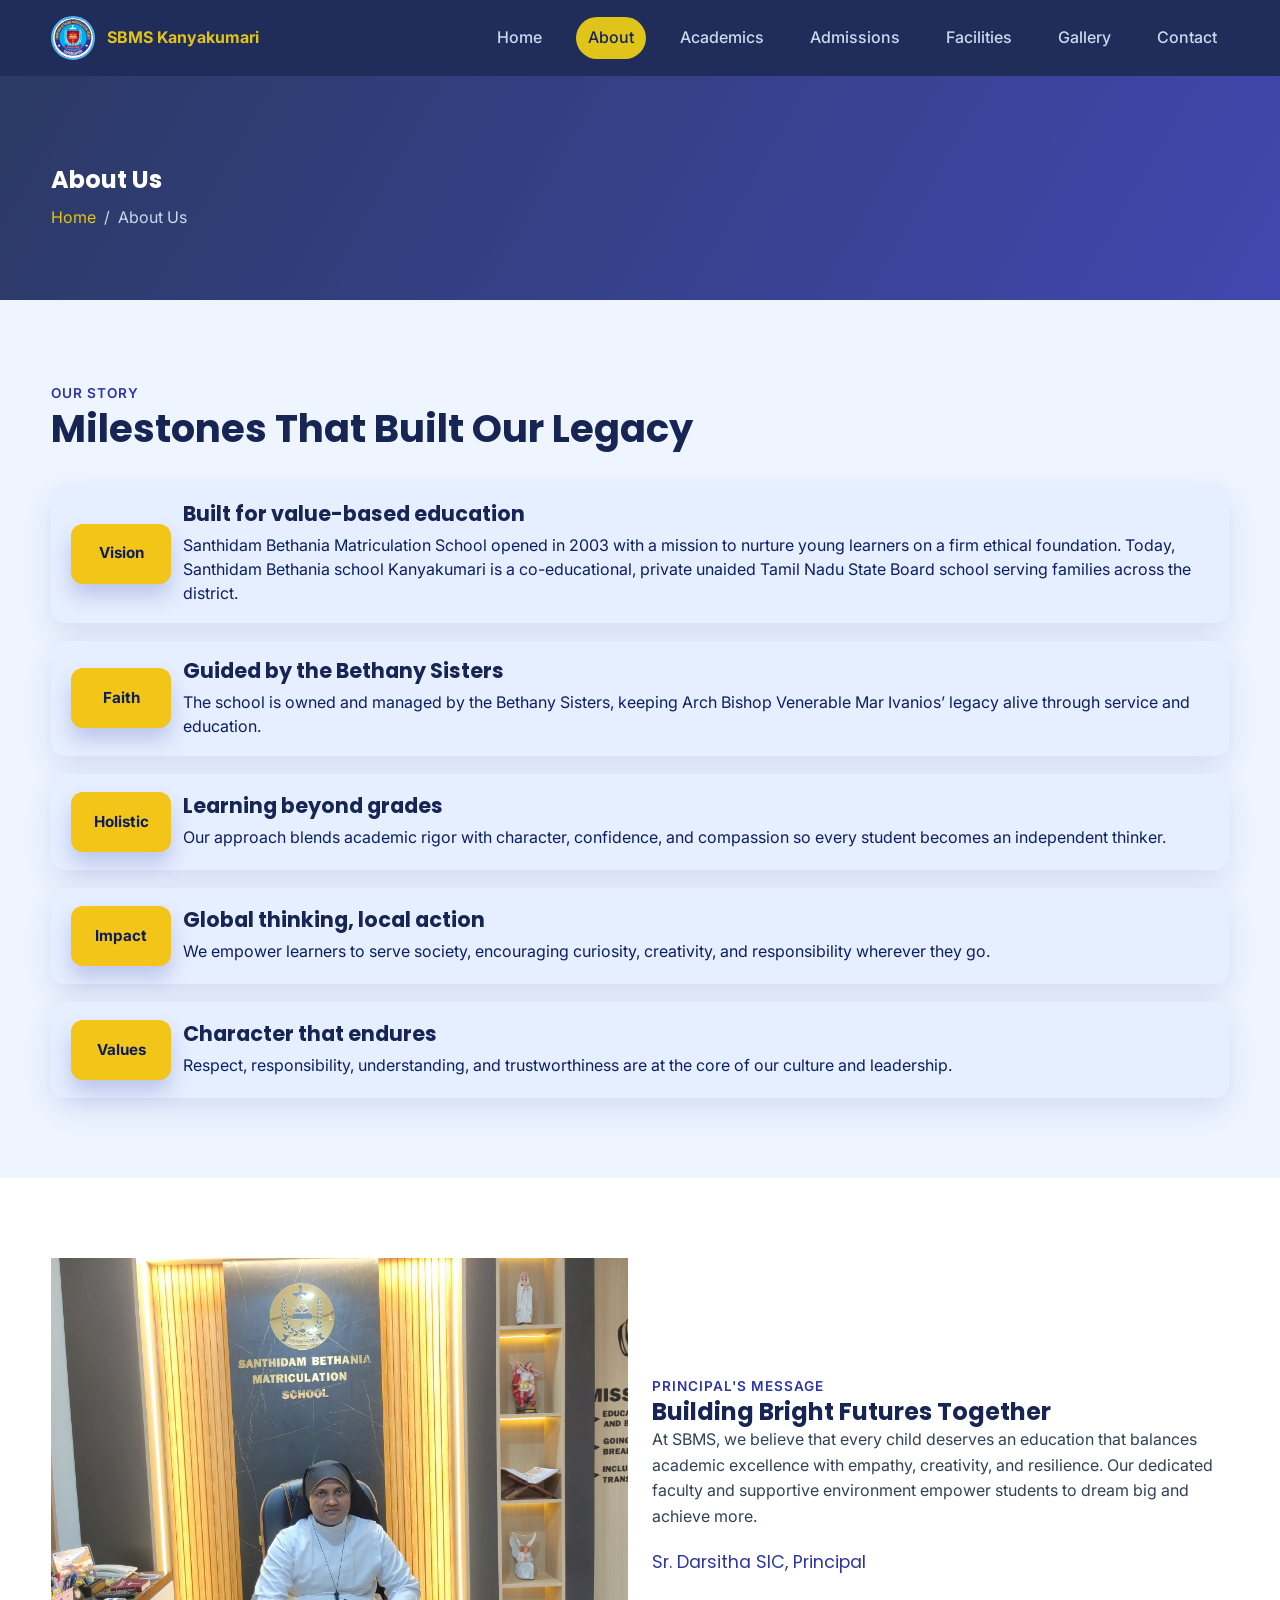
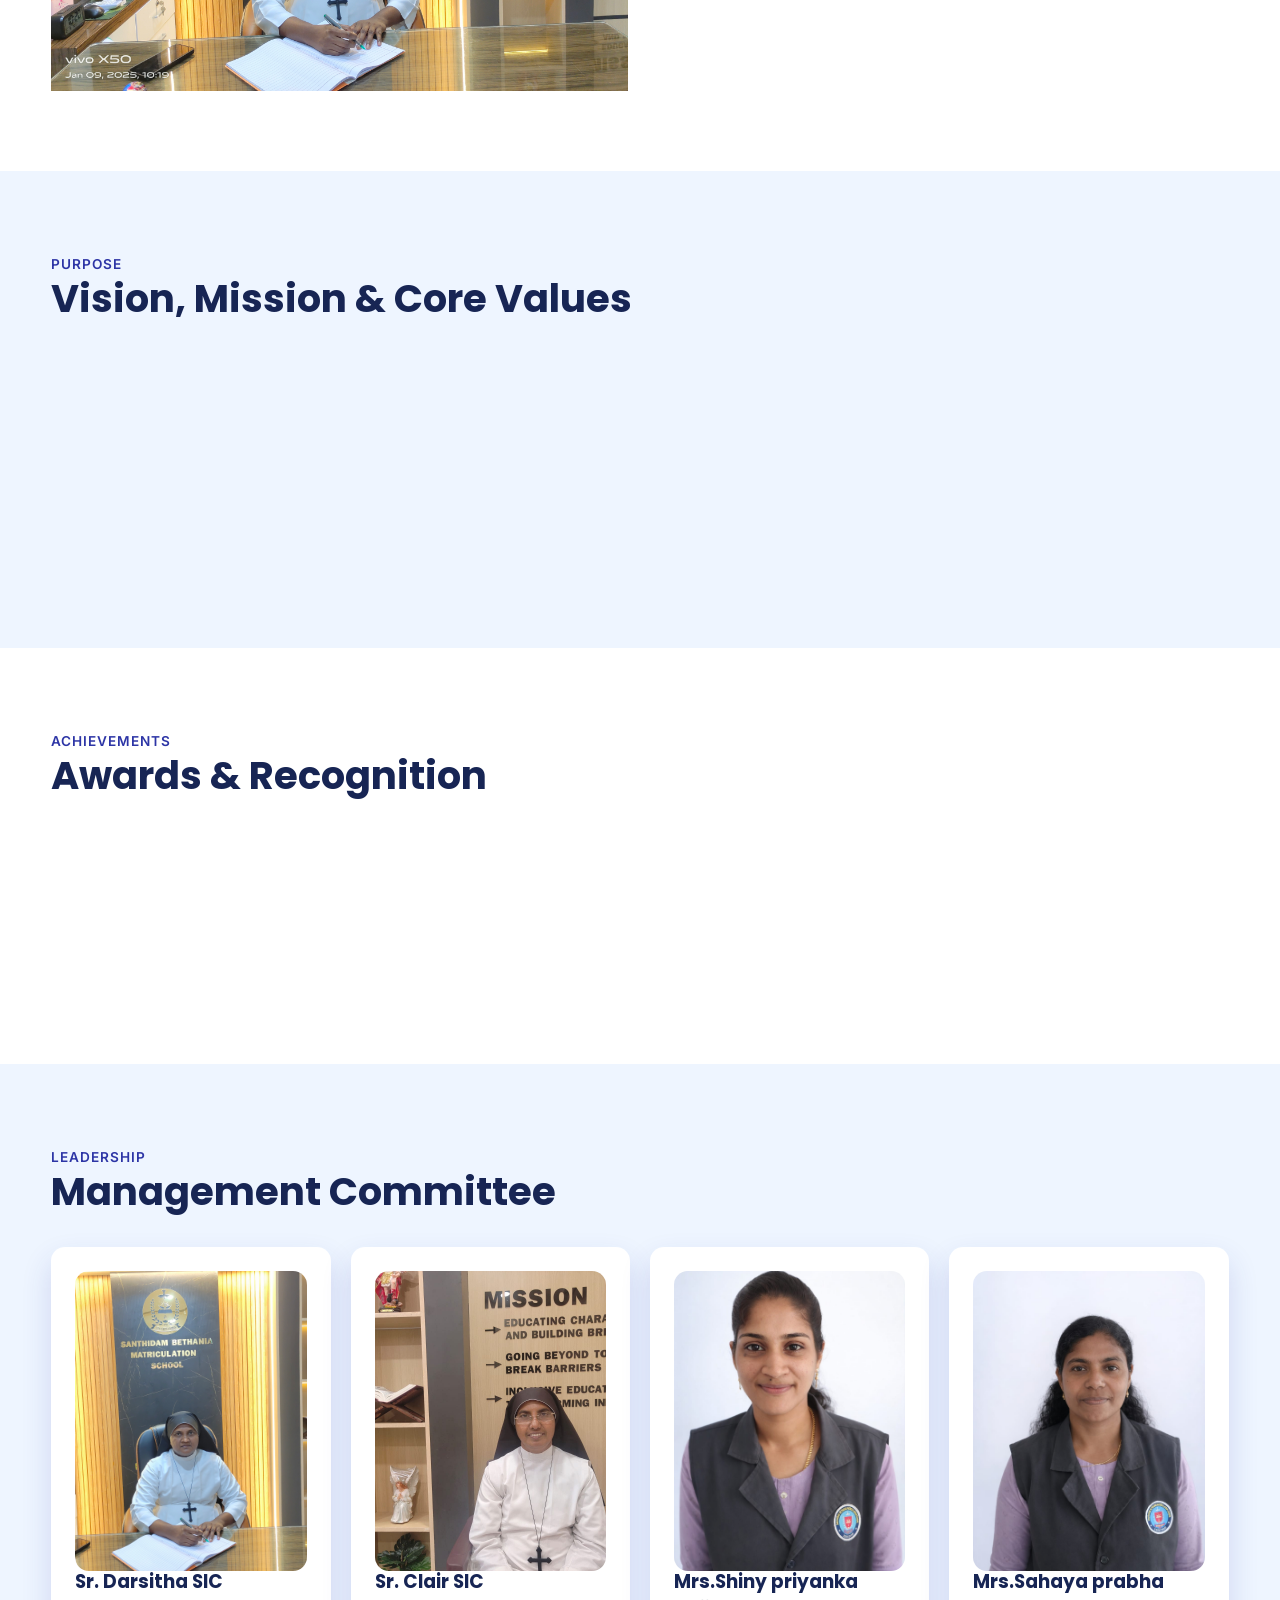
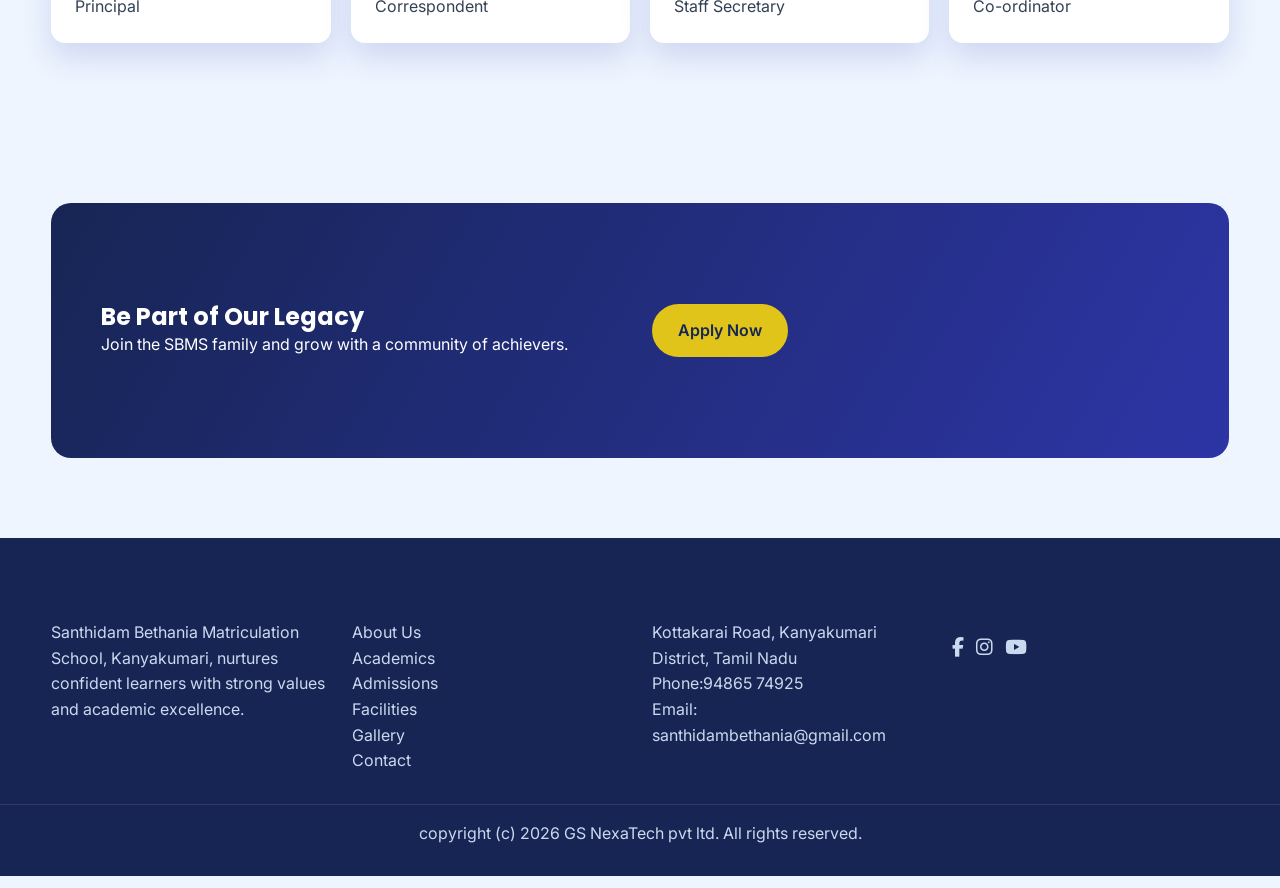
<file: about.html>
<!DOCTYPE html>
<html lang="en">
<head>
  <meta charset="UTF-8">
  <meta name="viewport" content="width=device-width, initial-scale=1.0">
  <title>About Us | Tamil Nadu State Board School in Kanyakumari - SBMS</title>
  <meta name="description" content="Learn about Santhidam Bethania, a Tamil Nadu State Board school in Kanyakumari since 2003: our history, leadership, achievements and values." />
  <meta name="keywords" content="Santhidam Bethania Matriculation School, Santhidam Bethania school Kanyakumari, Tamil Nadu state board school Kanyakumari, co-educational school Kanyakumari, private unaided school Kanyakumari, SBMS history" />
  <link rel="canonical" href="https://www.santhidambethaniaschool.com/about.html" />
  <meta property="og:title" content="About SBMS" />
  <meta property="og:description" content="Our legacy of academic excellence, caring leadership, and student success." />
  <!-- TODO: og-default.jpg does not exist yet - add a real 1200x630 photo at assets/images/og-default.jpg -->
  <meta property="og:image" content="https://www.santhidambethaniaschool.com/assets/images/og-default.jpg" />
  <meta property="og:url" content="https://www.santhidambethaniaschool.com/about.html" />
  <meta property="og:type" content="website" />
  <meta name="robots" content="index, follow" />
  <link rel="stylesheet" href="styles.css" />
  <link rel="stylesheet" href="https://cdnjs.cloudflare.com/ajax/libs/font-awesome/6.5.0/css/all.min.css" />
  <link rel="icon" href="/assets/favicon.ico" />
  <script type="application/ld+json">
  {
    "@context": "https://schema.org",
    "@type": "EducationalOrganization",
    "name": "Santhidam Bethania Matriculation School",
    "alternateName": ["SBMS Kanyakumari", "Santhidam Bethania school Kanyakumari"],
    "description": "Co-educational, private unaided Tamil Nadu State Board matriculation school in Kanyakumari, from nursery/LKG to Class 10.",
    "url": "https://www.santhidambethaniaschool.com/",
    "logo": "https://www.santhidambethaniaschool.com/images/logo.png",
    "telephone": "+91-94865-74925",
    "email": "santhidambethania@gmail.com",
    "foundingDate": "2003",
    "address": {
      "@type": "PostalAddress",
      "streetAddress": "Kottakarai Road",
      "addressRegion": "Tamil Nadu",
      "addressCountry": "IN"
    },
    "sameAs": [
      "https://www.facebook.com/profile.php?id=100010994119330",
      "https://www.instagram.com/santhidam_bethania_school",
      "https://youtube.com/@santhidambethaniaschool"
    ]
  }
  </script>
</head>
<body>
  <header class="navbar">
    <div class="container">
      <a class="logo" href="index.html"><img class="logo-img" src="images/logo.png" alt="Santhidam Bethania logo" /> <span>SBMS Kanyakumari</span></a>
      <nav class="nav-links">
        <a href="index.html">Home</a>
        <a href="about.html">About</a>
        <a href="academics.html">Academics</a>
        <a href="admissions.html">Admissions</a>
        <a href="facilities.html">Facilities</a>
        <a href="gallery.html">Gallery</a>
        <a href="contact.html">Contact</a>
      </nav>
      <div class="hamburger"><i class="fa-solid fa-bars"></i></div>
    </div>
  </header>

  <section class="hero-inner">
    <div class="container">
      <h1>About Us</h1>
      <div class="breadcrumb">
        <a href="index.html">Home</a>
        <span>/</span>
        <span>About Us</span>
      </div>
    </div>
  </section>

  <section class="section">
    <div class="container">
      <div class="section-title">
        <div>
          <span class="kicker">Our Story</span>
          <h2>Milestones That Built Our Legacy</h2>
        </div>
      </div>
      <div class="timeline new-story">
        <article class="timeline-item fade-in">
          <div class="timeline-badge">Vision</div>
          <div class="timeline-copy">
            <h3>Built for value-based education</h3>
            <p>Santhidam Bethania Matriculation School opened in 2003 with a mission to nurture young learners on a firm ethical foundation. Today, Santhidam Bethania school Kanyakumari is a co-educational, private unaided Tamil Nadu State Board school serving families across the district.</p>
          </div>
        </article>
        <article class="timeline-item fade-in">
          <div class="timeline-badge">Faith</div>
          <div class="timeline-copy">
            <h3>Guided by the Bethany Sisters</h3>
            <p>The school is owned and managed by the Bethany Sisters, keeping Arch Bishop Venerable Mar Ivanios’ legacy alive through service and education.</p>
          </div>
        </article>
        <article class="timeline-item fade-in">
          <div class="timeline-badge">Holistic</div>
          <div class="timeline-copy">
            <h3>Learning beyond grades</h3>
            <p>Our approach blends academic rigor with character, confidence, and compassion so every student becomes an independent thinker.</p>
          </div>
        </article>
        <article class="timeline-item fade-in">
          <div class="timeline-badge">Impact</div>
          <div class="timeline-copy">
            <h3>Global thinking, local action</h3>
            <p>We empower learners to serve society, encouraging curiosity, creativity, and responsibility wherever they go.</p>
          </div>
        </article>
        <article class="timeline-item fade-in">
          <div class="timeline-badge">Values</div>
          <div class="timeline-copy">
            <h3>Character that endures</h3>
            <p>Respect, responsibility, understanding, and trustworthiness are at the core of our culture and leadership.</p>
          </div>
        </article>
      </div>
    </div>
  </section>

  <section class="section section-alt">
    <div class="container split">
      <div class="fade-in">
        <img src="./newimages/vision.jpeg" alt="Principal" />
      </div>
      <div class="fade-in">
        <span class="kicker">Principal's Message</span>
        <h2>Building Bright Futures Together</h2>
        <p>At SBMS, we believe that every child deserves an education that balances academic excellence with empathy, creativity, and resilience. Our dedicated faculty and supportive environment empower students to dream big and achieve more.</p>
        <p class="signature"> Sr. Darsitha SIC, Principal</p>
      </div>
    </div>
  </section>

  <section class="section">
    <div class="container">
      <div class="section-title">
        <div>
          <span class="kicker">Purpose</span>
          <h2>Vision, Mission & Core Values</h2>
        </div>
      </div>
      <div class="card-grid">
        <div class="card fade-in"><i class="fa-solid fa-eye"></i>
          <h3>Vision</h3>
          <p>Excellence in education, Excellence in life.
            Education with heart, Excellence from the start.
            Shaping minds, shaping the future.
            Nurturing tomorrow’s leaders today.</p>
        </div>
        <div class="card fade-in"><i class="fa-solid fa-bullseye"></i>
          <h3>Mission</h3>
          <p>Empower every learner through engaging academics, leadership opportunities, and caring mentorship.</p>
        </div>
        <div class="card fade-in"><i class="fa-solid fa-heart"></i>
          <h3>Motto</h3>
          <p>Seek the Wisdom</p>
         <p>Ignite the Mind</p>
       <p> Cherish the Dream</p>
      </div>
    </div>
  </section>

  <section class="section section-alt">
    <div class="container">
      <div class="section-title">
        <div>
          <span class="kicker">Achievements</span>
          <h2>Awards & Recognition</h2>
        </div>
      </div>
      <div class="badge-strip">
        <div class="card fade-in"><h3>Guinness World Record Participation</h3><p>Participated in a Guinness World Record event held in Coimbatore</p></div>
        <div class="card fade-in"><h3>Taekwondo Achievement (Under 19)</h3><p>Won Gold Medal in Under-19 Taekwondo Championship</p></div>
        <div class="card fade-in"><h3>Hockey Team Achievement (Under 17)</h3><p>Secured First Prize in Under-17 Hockey Tournament</p></div>
      </div>
    </div>
  </section>

  <section class="section">
    <div class="container">
      <div class="section-title">
        <div>
          <span class="kicker">Leadership</span>
          <h2>Management Committee</h2>
        </div>
      </div>
      <div class="card-grid">
        <div class="card committee-card fade-in"><img src="./newimages/about/principal.jpeg" alt="Committee Member" class="about-img"/><h3>Sr. Darsitha SIC</h3><p>Principal</p></div>
        <div class="card committee-card fade-in"><img src="./newimages/about/cores.jpeg" alt="Committee Member" class="about-img" /><h3>Sr. Clair SIC</h3><p>Correspondent </p></div>
        <div class="card committee-card fade-in"><img src="./newimages/about/Staff.jpeg" alt="Committee Member" class="about-img" /><h3>Mrs.Shiny priyanka</h3><p>Staff Secretary </p></div>
        <div class="card committee-card fade-in"><img src="./newimages/about/coo.jpeg" alt="Committee Member" class="about-img" /><h3>Mrs.Sahaya prabha</h3><p>Co-ordinator</p></div>
      </div> 
    </div>
  </section>

  <section class="section">
    <div class="container">
      <div class="cta-banner fade-in">
        <div class="split cta-inner">
          <div>
            <h2>Be Part of Our Legacy</h2>
            <p>Join the SBMS family and grow with a community of achievers.</p>
          </div>
          <div>
            <a class="btn" href="admissions.html">Apply Now</a>
          </div>
        </div>
      </div>
    </div>
  </section>

  <footer class="footer">
    <div class="container footer-grid">
      <div>
        <h3>About SBMS</h3>
        <p>Santhidam Bethania Matriculation School, Kanyakumari, nurtures confident learners with strong values and academic excellence.</p>
      </div>
      <div>
        <h3>Quick Links</h3>
        <ul>
          <li><a href="about.html">About Us</a></li>
          <li><a href="academics.html">Academics</a></li>
          <li><a href="admissions.html">Admissions</a></li>
          <li><a href="facilities.html">Facilities</a></li>
          <li><a href="gallery.html">Gallery</a></li>
          <li><a href="contact.html">Contact</a></li>
        </ul>
      </div>
      <div>
        <h3>Contact</h3>
        <p>Kottakarai Road, Kanyakumari District, Tamil Nadu</p>
        <p>Phone:94865 74925</p>
        <p>Email: santhidambethania@gmail.com</p>
      </div>
      <div>
        <h3>Social</h3>
        <div class="socials">
          <a href="https://www.facebook.com/profile.php?id=100010994119330"><i class="fa-brands fa-facebook-f"></i></a>
          <a href="https://www.instagram.com/santhidam_bethania_school?igsh=MTNlNjM4YWRkZmxpdA=="><i class="fa-brands fa-instagram"></i></a>
          <a href="https://youtube.com/@santhidambethaniaschool?si=P-0S_XxdsvloxNRo"><i class="fa-brands fa-youtube"></i></a>
        </div>
      </div>
    </div>
    <div class="footer-bottom">copyright (c) 2026 GS NexaTech pvt ltd. All rights reserved.</div>
  </footer>

  <script src="scripts.js"></script>
</body>
</html>
</file>
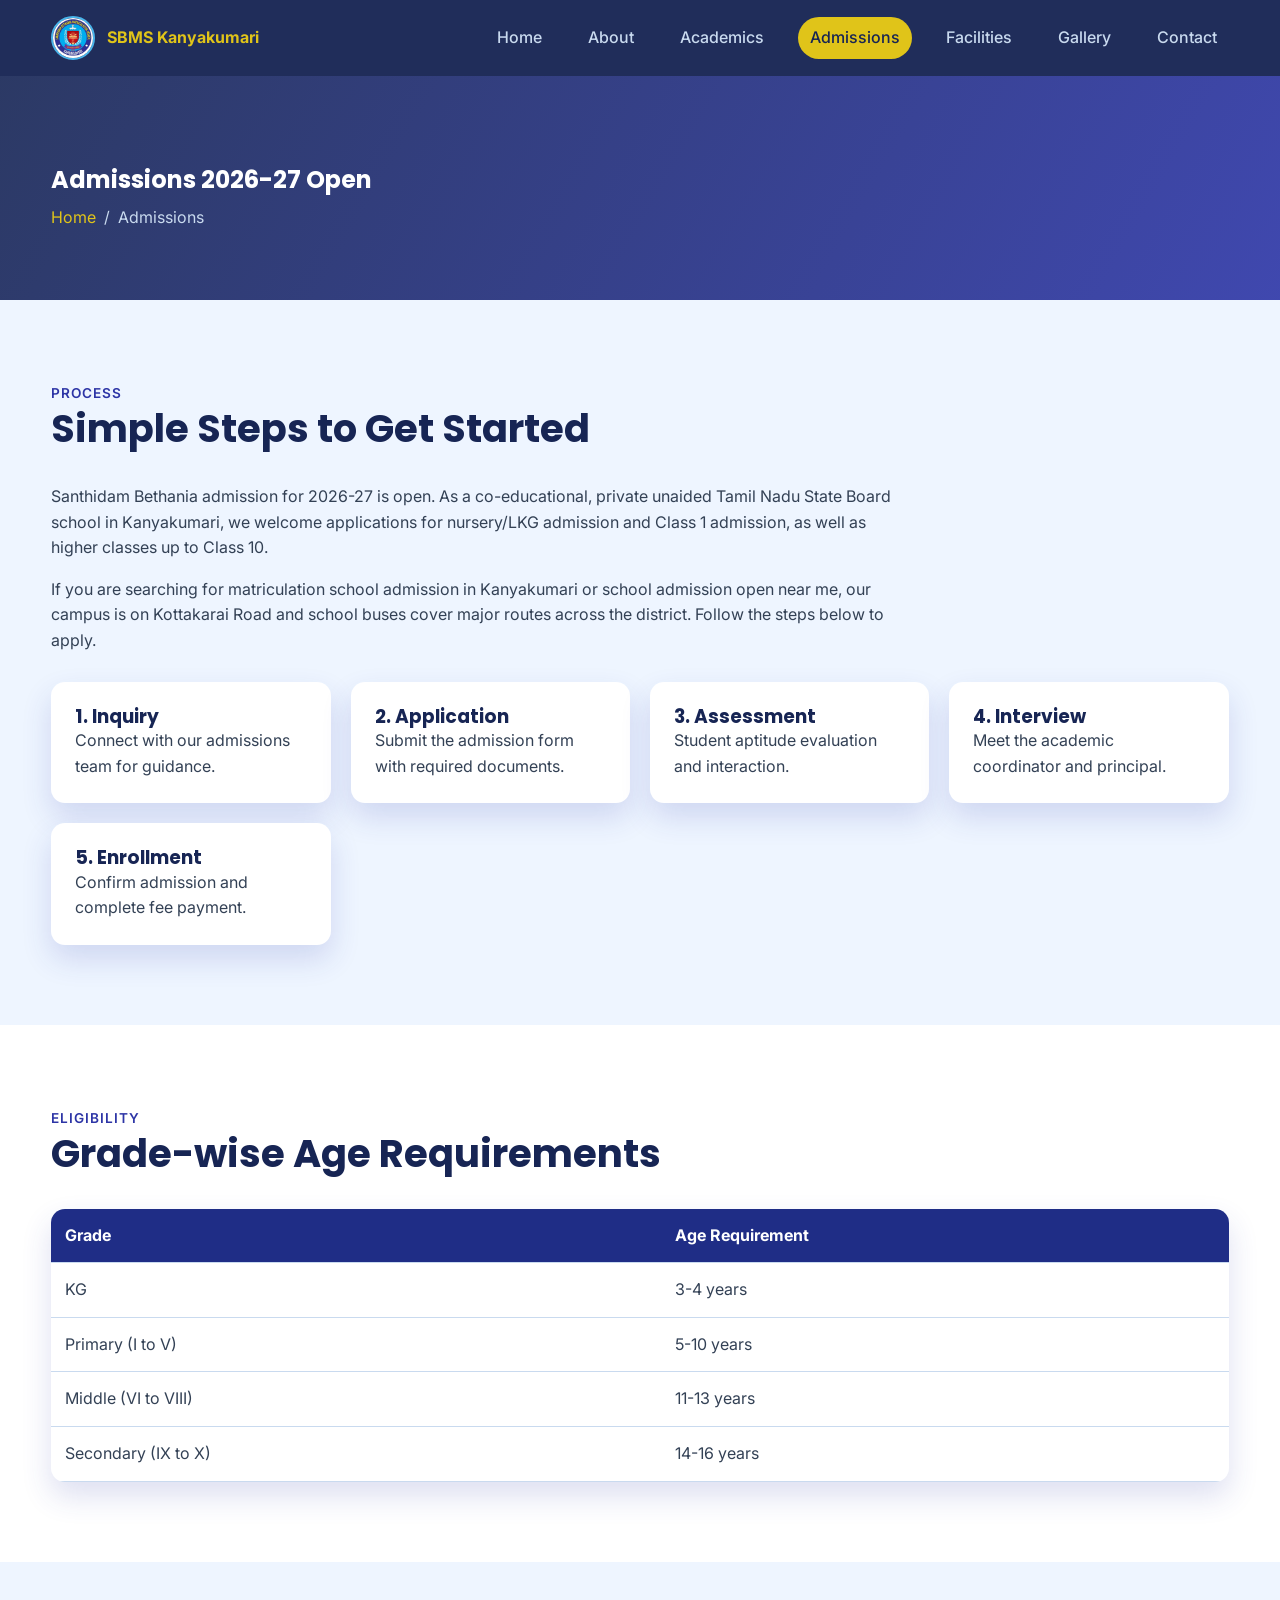
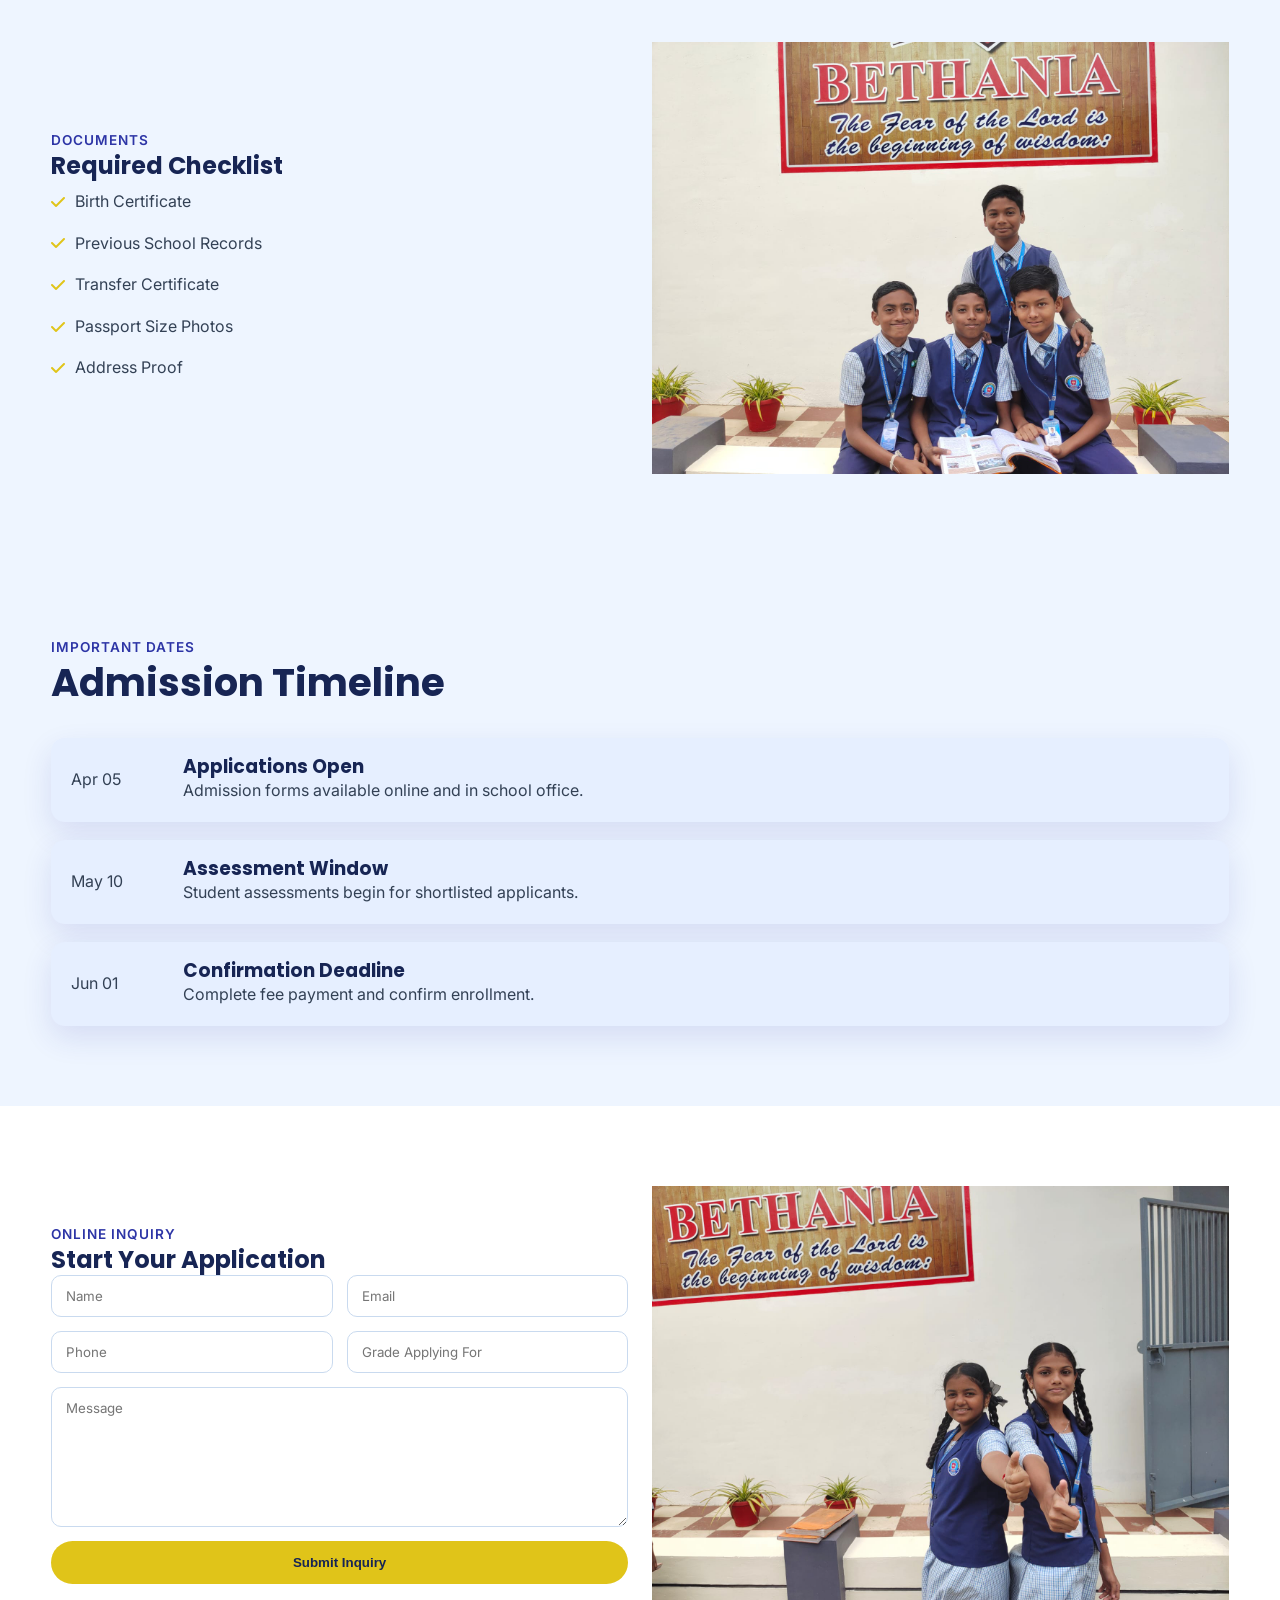
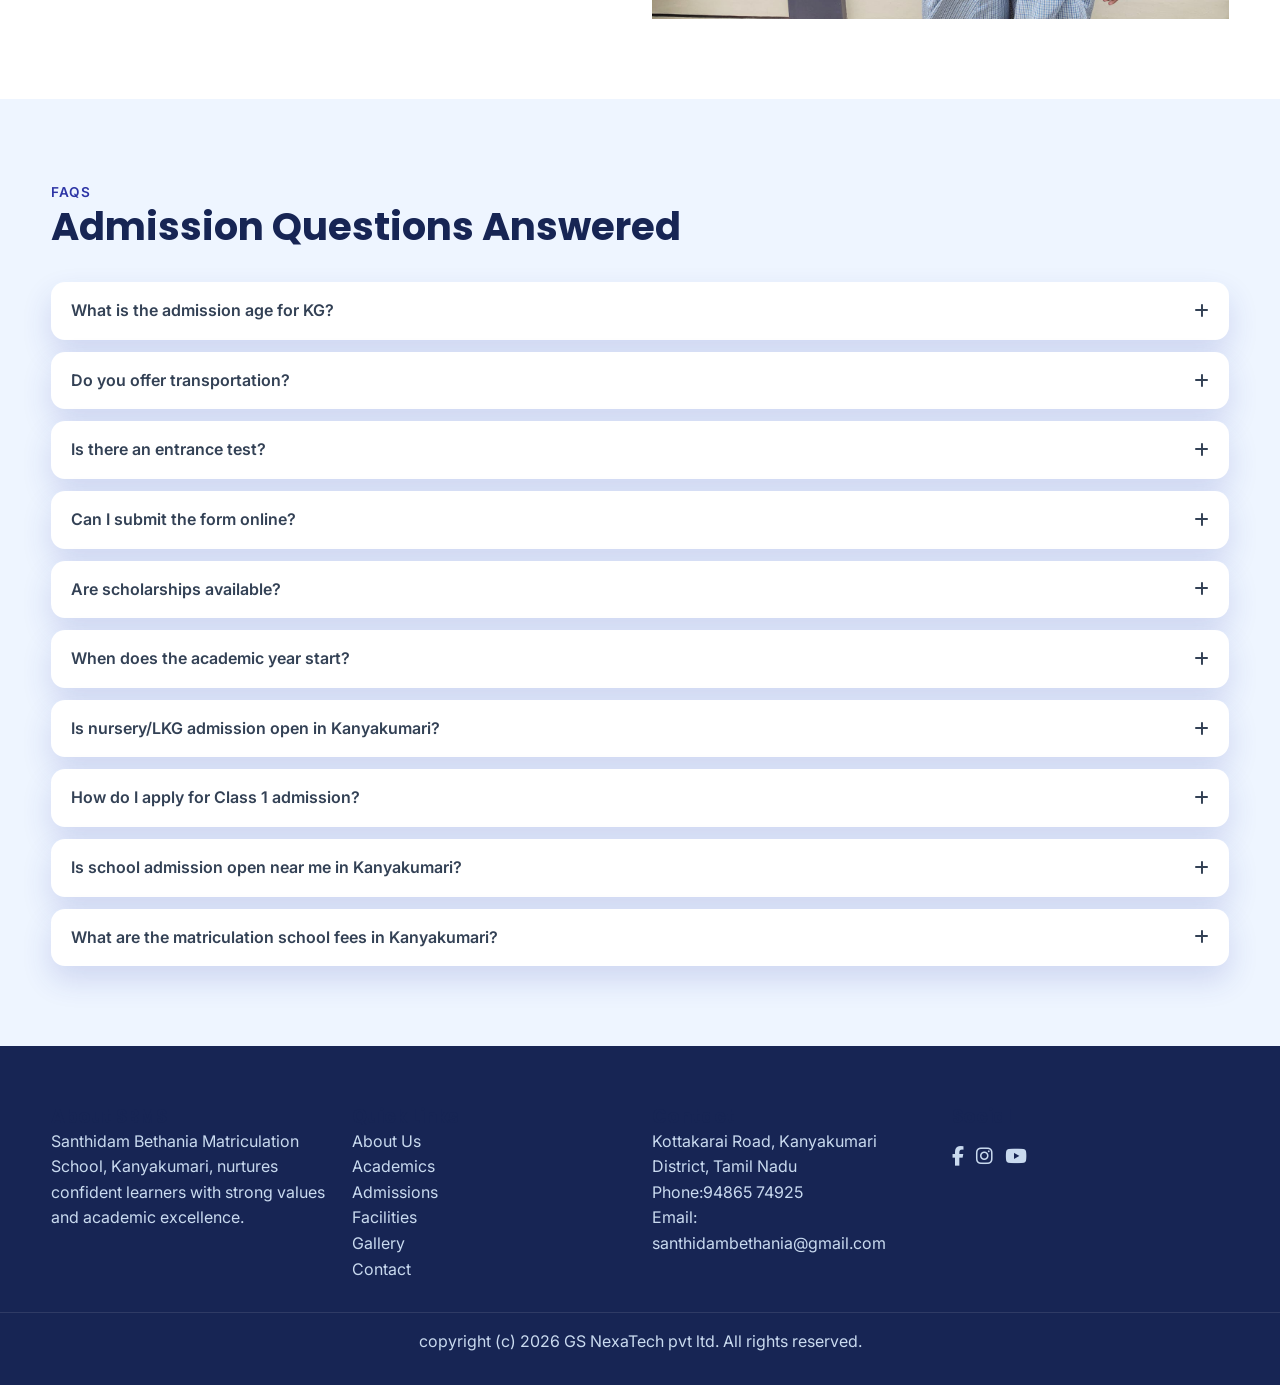
<file: admissions.html>
<!DOCTYPE html>
<html lang="en">
<head>
  <meta charset="UTF-8">
  <meta name="viewport" content="width=device-width, initial-scale=1.0">
  <title>School Admission 2026-27 in Kanyakumari | Santhidam Bethania</title>
  <meta name="description" content="School admission 2026-27 is open in Kanyakumari at Santhidam Bethania. See steps, eligibility, fees, important dates and FAQs." />
  <meta name="keywords" content="Santhidam Bethania admission, school admission 2026-27 Kanyakumari, matriculation school admission Kanyakumari, nursery LKG admission Kanyakumari, Class 1 admission Kanyakumari school, school admission open near me Kanyakumari, matriculation school fees Kanyakumari" />
  <link rel="canonical" href="https://www.santhidambethaniaschool.com/admissions.html" />
  <meta property="og:title" content="Admissions at SBMS" />
  <meta property="og:description" content="Start your admission journey with our simple steps and transparent policies." />
  <!-- TODO: og-default.jpg does not exist yet - add a real 1200x630 photo at assets/images/og-default.jpg -->
  <meta property="og:image" content="https://www.santhidambethaniaschool.com/assets/images/og-default.jpg" />
  <meta property="og:url" content="https://www.santhidambethaniaschool.com/admissions.html" />
  <meta property="og:type" content="website" />
  <meta name="robots" content="index, follow" />
  <link rel="stylesheet" href="styles.css" />
  <link rel="stylesheet" href="https://cdnjs.cloudflare.com/ajax/libs/font-awesome/6.5.0/css/all.min.css" />
  <link rel="icon" href="/assets/favicon.ico" />
  <script type="application/ld+json">
  {
    "@context": "https://schema.org",
    "@type": "EducationalOrganization",
    "name": "Santhidam Bethania Matriculation School",
    "alternateName": ["SBMS Kanyakumari", "Santhidam Bethania school Kanyakumari"],
    "description": "Co-educational, private unaided Tamil Nadu State Board matriculation school in Kanyakumari, from nursery/LKG to Class 10.",
    "url": "https://www.santhidambethaniaschool.com/",
    "logo": "https://www.santhidambethaniaschool.com/images/logo.png",
    "telephone": "+91-94865-74925",
    "email": "santhidambethania@gmail.com",
    "foundingDate": "2003",
    "address": {
      "@type": "PostalAddress",
      "streetAddress": "Kottakarai Road",
      "addressRegion": "Tamil Nadu",
      "addressCountry": "IN"
    },
    "sameAs": [
      "https://www.facebook.com/profile.php?id=100010994119330",
      "https://www.instagram.com/santhidam_bethania_school",
      "https://youtube.com/@santhidambethaniaschool"
    ]
  }
  </script>
  <script type="application/ld+json">
  {
    "@context": "https://schema.org",
    "@type": "FAQPage",
    "mainEntity": [
      {
        "@type": "Question",
        "name": "What is the admission age for KG?",
        "acceptedAnswer": {
          "@type": "Answer",
          "text": "Children aged 3 to 4 years are eligible for KG."
        }
      },
      {
        "@type": "Question",
        "name": "Do you offer transportation?",
        "acceptedAnswer": {
          "@type": "Answer",
          "text": "Yes, school buses cover major routes in Kanyakumari district."
        }
      },
      {
        "@type": "Question",
        "name": "Is there an entrance test?",
        "acceptedAnswer": {
          "@type": "Answer",
          "text": "Assessment is conducted for grades I and above to understand learning needs."
        }
      },
      {
        "@type": "Question",
        "name": "Can I submit the form online?",
        "acceptedAnswer": {
          "@type": "Answer",
          "text": "Yes, submit inquiries online and our team will guide you through the steps."
        }
      },
      {
        "@type": "Question",
        "name": "Are scholarships available?",
        "acceptedAnswer": {
          "@type": "Answer",
          "text": "Merit-based scholarships are offered for outstanding academic performance."
        }
      },
      {
        "@type": "Question",
        "name": "When does the academic year start?",
        "acceptedAnswer": {
          "@type": "Answer",
          "text": "The academic year begins in June as per State Board guidelines."
        }
      },
      {
        "@type": "Question",
        "name": "Is nursery/LKG admission open in Kanyakumari?",
        "acceptedAnswer": {
          "@type": "Answer",
          "text": "Yes. LKG admission for 2026-27 is open for children aged 3 to 4 years at our Kanyakumari campus."
        }
      },
      {
        "@type": "Question",
        "name": "How do I apply for Class 1 admission?",
        "acceptedAnswer": {
          "@type": "Answer",
          "text": "Class 1 admission at our Kanyakumari school follows the steps above, including an assessment to understand learning needs."
        }
      },
      {
        "@type": "Question",
        "name": "Is school admission open near me in Kanyakumari?",
        "acceptedAnswer": {
          "@type": "Answer",
          "text": "Yes. Santhidam Bethania is on Kottakarai Road, Kanyakumari, and school buses cover major routes in the district. Call 94865 74925 or visit the school office to apply for 2026-27."
        }
      },
      {
        "@type": "Question",
        "name": "What are the matriculation school fees in Kanyakumari?",
        "acceptedAnswer": {
          "@type": "Answer",
          "text": "Fees depend on the grade. Please call 94865 74925 or visit the school office for the current 2026-27 fee structure."
        }
      }
    ]
  }
  </script>
</head>
<body>
  <header class="navbar">
    <div class="container">
      <a class="logo" href="index.html"><img class="logo-img" src="images/logo.png" alt="Santhidam Bethania logo" /> <span>SBMS Kanyakumari</span></a>
      <nav class="nav-links">
        <a href="index.html">Home</a>
        <a href="about.html">About</a>
        <a href="academics.html">Academics</a>
        <a href="admissions.html">Admissions</a>
        <a href="facilities.html">Facilities</a>
        <a href="gallery.html">Gallery</a>
        <a href="contact.html">Contact</a>
      </nav>
      <div class="hamburger"><i class="fa-solid fa-bars"></i></div>
    </div>
  </header>

  <section class="hero-inner">
    <div class="container">
      <h1>Admissions 2026-27 Open</h1>
      <div class="breadcrumb">
        <a href="index.html">Home</a>
        <span>/</span>
        <span>Admissions</span>
      </div>
    </div>
  </section>

  <section class="section">
    <div class="container">
      <div class="section-title">
        <div>
          <span class="kicker">Process</span>
          <h2>Simple Steps to Get Started</h2>
        </div>
      </div>
      <p class="seo-intro">Santhidam Bethania admission for 2026-27 is open. As a co-educational, private unaided Tamil Nadu State Board school in Kanyakumari, we welcome applications for nursery/LKG admission and Class 1 admission, as well as higher classes up to Class 10.</p>
      <p class="seo-intro">If you are searching for matriculation school admission in Kanyakumari or school admission open near me, our campus is on Kottakarai Road and school buses cover major routes across the district. Follow the steps below to apply.</p>
      <div class="card-grid">
        <div class="card fade-in"><h3>1. Inquiry</h3><p>Connect with our admissions team for guidance.</p></div>
        <div class="card fade-in"><h3>2. Application</h3><p>Submit the admission form with required documents.</p></div>
        <div class="card fade-in"><h3>3. Assessment</h3><p>Student aptitude evaluation and interaction.</p></div>
        <div class="card fade-in"><h3>4. Interview</h3><p>Meet the academic coordinator and principal.</p></div>
        <div class="card fade-in"><h3>5. Enrollment</h3><p>Confirm admission and complete fee payment.</p></div>
      </div>
    </div>
  </section>

  <section class="section section-alt">
    <div class="container">
      <div class="section-title">
        <div>
          <span class="kicker">Eligibility</span>
          <h2>Grade-wise Age Requirements</h2>
        </div>
      </div>
      <table class="table fade-in">
        <thead>
          <tr>
            <th>Grade</th>
            <th>Age Requirement</th>
          </tr>
        </thead>
        <tbody>
          <tr><td>KG</td><td>3-4 years</td></tr>
          <tr><td>Primary (I to V)</td><td>5-10 years</td></tr>
          <tr><td>Middle (VI to VIII)</td><td>11-13 years</td></tr>
          <tr><td>Secondary (IX to X)</td><td>14-16 years</td></tr>
        </tbody>
      </table>
    </div>
  </section>

  <section class="section">
    <div class="container split">
      <div>
        <span class="kicker">Documents</span>
        <h2>Required Checklist</h2>
        <ul class="checklist">
          <li><i class="fa-solid fa-check"></i> Birth Certificate</li>
          <li><i class="fa-solid fa-check"></i> Previous School Records</li>
          <li><i class="fa-solid fa-check"></i> Transfer Certificate</li>
          <li><i class="fa-solid fa-check"></i> Passport Size Photos</li>
          <li><i class="fa-solid fa-check"></i> Address Proof</li>
        </ul>
      </div>
      <div>
        <img src="./newimages/admission.jpg" alt="Documents" />
      </div>
    </div>
  </section>

  <!-- <section class="section section-alt">
    <div class="container">
      <div class="section-title">
        <div>
          <span class="kicker">Fee Structure</span>
          <h2>Transparent Program Tiers</h2>
        </div>
      </div>
      <div class="card-grid">
        <div class="fee-card fade-in">
          <h3>KG</h3>
          <p>Annual Fee: ?28,000</p>
          <p>Includes activity materials & meals.</p>
        </div>
        <div class="fee-card fade-in">
          <h3>Primary</h3>
          <p>Annual Fee: ?38,000</p>
          <p>Includes labs, library, and sports.</p>
        </div>
        <div class="fee-card fade-in">
          <h3>Secondary</h3>
          <p>Annual Fee: ?48,000</p>
          <p>Includes exam prep and career guidance.</p>
        </div>
      </div>
    </div>
  </section> -->

  <section class="section">
    <div class="container">
      <div class="section-title">
        <div>
          <span class="kicker">Important Dates</span>
          <h2>Admission Timeline</h2>
        </div>
      </div>
      <div class="timeline">
        <div class="timeline-item fade-in">
          <div class="timeline-year">Apr 05</div>
          <div><h3>Applications Open</h3><p>Admission forms available online and in school office.</p></div>
        </div>
        <div class="timeline-item fade-in">
          <div class="timeline-year">May 10</div>
          <div><h3>Assessment Window</h3><p>Student assessments begin for shortlisted applicants.</p></div>
        </div>
        <div class="timeline-item fade-in">
          <div class="timeline-year">Jun 01</div>
          <div><h3>Confirmation Deadline</h3><p>Complete fee payment and confirm enrollment.</p></div>
        </div>
      </div>
    </div>
  </section>

  <section class="section section-alt">
    <div class="container split">
      <div>
        <span class="kicker">Online Inquiry</span>
        <h2>Start Your Application</h2>
        <form class="form fade-in">
          <div class="form-row">
            <input type="text" placeholder="Name" required>
            <input type="email" placeholder="Email" required>
          </div>
          <div class="form-row">
            <input type="tel" placeholder="Phone" required>
            <input type="text" placeholder="Grade Applying For" required>
          </div>
          <textarea placeholder="Message" required></textarea>
          <button class="btn" type="submit">Submit Inquiry</button>
        </form>
      </div>
      <div>
        <img src="./newimages/admission_2.jpg" alt="Admissions form" />
      </div>
    </div>
  </section>

  <section class="section">
    <div class="container">
      <div class="section-title">
        <div>
          <span class="kicker">FAQs</span>
          <h2>Admission Questions Answered</h2>
        </div>
      </div>
      <div class="accordion">
        <div class="accordion-item fade-in">
          <div class="accordion-header">What is the admission age for KG? <i class="fa-solid fa-plus"></i></div>
          <div class="accordion-body"><p>Children aged 3 to 4 years are eligible for KG.</p></div>
        </div>
        <div class="accordion-item fade-in">
          <div class="accordion-header">Do you offer transportation? <i class="fa-solid fa-plus"></i></div>
          <div class="accordion-body"><p>Yes, school buses cover major routes in Kanyakumari district.</p></div>
        </div>
        <div class="accordion-item fade-in">
          <div class="accordion-header">Is there an entrance test? <i class="fa-solid fa-plus"></i></div>
          <div class="accordion-body"><p>Assessment is conducted for grades I and above to understand learning needs.</p></div>
        </div>
        <div class="accordion-item fade-in">
          <div class="accordion-header">Can I submit the form online? <i class="fa-solid fa-plus"></i></div>
          <div class="accordion-body"><p>Yes, submit inquiries online and our team will guide you through the steps.</p></div>
        </div>
        <div class="accordion-item fade-in">
          <div class="accordion-header">Are scholarships available? <i class="fa-solid fa-plus"></i></div>
          <div class="accordion-body"><p>Merit-based scholarships are offered for outstanding academic performance.</p></div>
        </div>
        <div class="accordion-item fade-in">
          <div class="accordion-header">When does the academic year start? <i class="fa-solid fa-plus"></i></div>
          <div class="accordion-body"><p>The academic year begins in June as per State Board guidelines.</p></div>
        </div>
        <div class="accordion-item fade-in">
          <div class="accordion-header">Is nursery/LKG admission open in Kanyakumari? <i class="fa-solid fa-plus"></i></div>
          <div class="accordion-body"><p>Yes. LKG admission for 2026-27 is open for children aged 3 to 4 years at our Kanyakumari campus.</p></div>
        </div>
        <div class="accordion-item fade-in">
          <div class="accordion-header">How do I apply for Class 1 admission? <i class="fa-solid fa-plus"></i></div>
          <div class="accordion-body"><p>Class 1 admission at our Kanyakumari school follows the steps above, including an assessment to understand learning needs.</p></div>
        </div>
        <div class="accordion-item fade-in">
          <div class="accordion-header">Is school admission open near me in Kanyakumari? <i class="fa-solid fa-plus"></i></div>
          <div class="accordion-body"><p>Yes. Santhidam Bethania is on Kottakarai Road, Kanyakumari, and school buses cover major routes in the district. Call 94865 74925 or visit the school office to apply for 2026-27.</p></div>
        </div>
        <div class="accordion-item fade-in">
          <div class="accordion-header">What are the matriculation school fees in Kanyakumari? <i class="fa-solid fa-plus"></i></div>
          <div class="accordion-body"><p>Fees depend on the grade. Please call 94865 74925 or visit the school office for the current 2026-27 fee structure.</p></div>
        </div>
      </div>
    </div>
  </section>

  <!-- <section class="section">
    <div class="container split">
      <div>
        <h2>Download the Admission Form</h2>
        <p>Get a printable admission form and submit it at the school office.</p>
      </div>
      <div class="hero-actions">
        <a class="btn" href="#">Download Admission Form</a>
      </div>
    </div>
  </section> -->

  <footer class="footer">
    <div class="container footer-grid">
      <div>
        <h3>About SBMS</h3>
        <p>Santhidam Bethania Matriculation School, Kanyakumari, nurtures confident learners with strong values and academic excellence.</p>
      </div>
      <div>
        <h3>Quick Links</h3>
        <ul>
          <li><a href="about.html">About Us</a></li>
          <li><a href="academics.html">Academics</a></li>
          <li><a href="admissions.html">Admissions</a></li>
          <li><a href="facilities.html">Facilities</a></li>
          <li><a href="gallery.html">Gallery</a></li>
          <li><a href="contact.html">Contact</a></li>
        </ul>
      </div>
      <div>
        <h3>Contact</h3>
        <p>Kottakarai Road, Kanyakumari District, Tamil Nadu</p>
        <p>Phone:94865 74925</p>
        <p>Email: santhidambethania@gmail.com</p>
      </div>
      <div>
        <h3>Social</h3>
        <div class="socials">
          <a href="https://www.facebook.com/profile.php?id=100010994119330"><i class="fa-brands fa-facebook-f"></i></a>
          <a href="https://www.instagram.com/santhidam_bethania_school?igsh=MTNlNjM4YWRkZmxpdA=="><i class="fa-brands fa-instagram"></i></a>
          <a href="https://youtube.com/@santhidambethaniaschool?si=P-0S_XxdsvloxNRo"><i class="fa-brands fa-youtube"></i></a>
        </div>
      </div>
    </div>
    <div class="footer-bottom">copyright (c) 2026 GS NexaTech pvt ltd. All rights reserved.</div>
  </footer>

  <script src="scripts.js"></script>
</body>
</html>
</file>
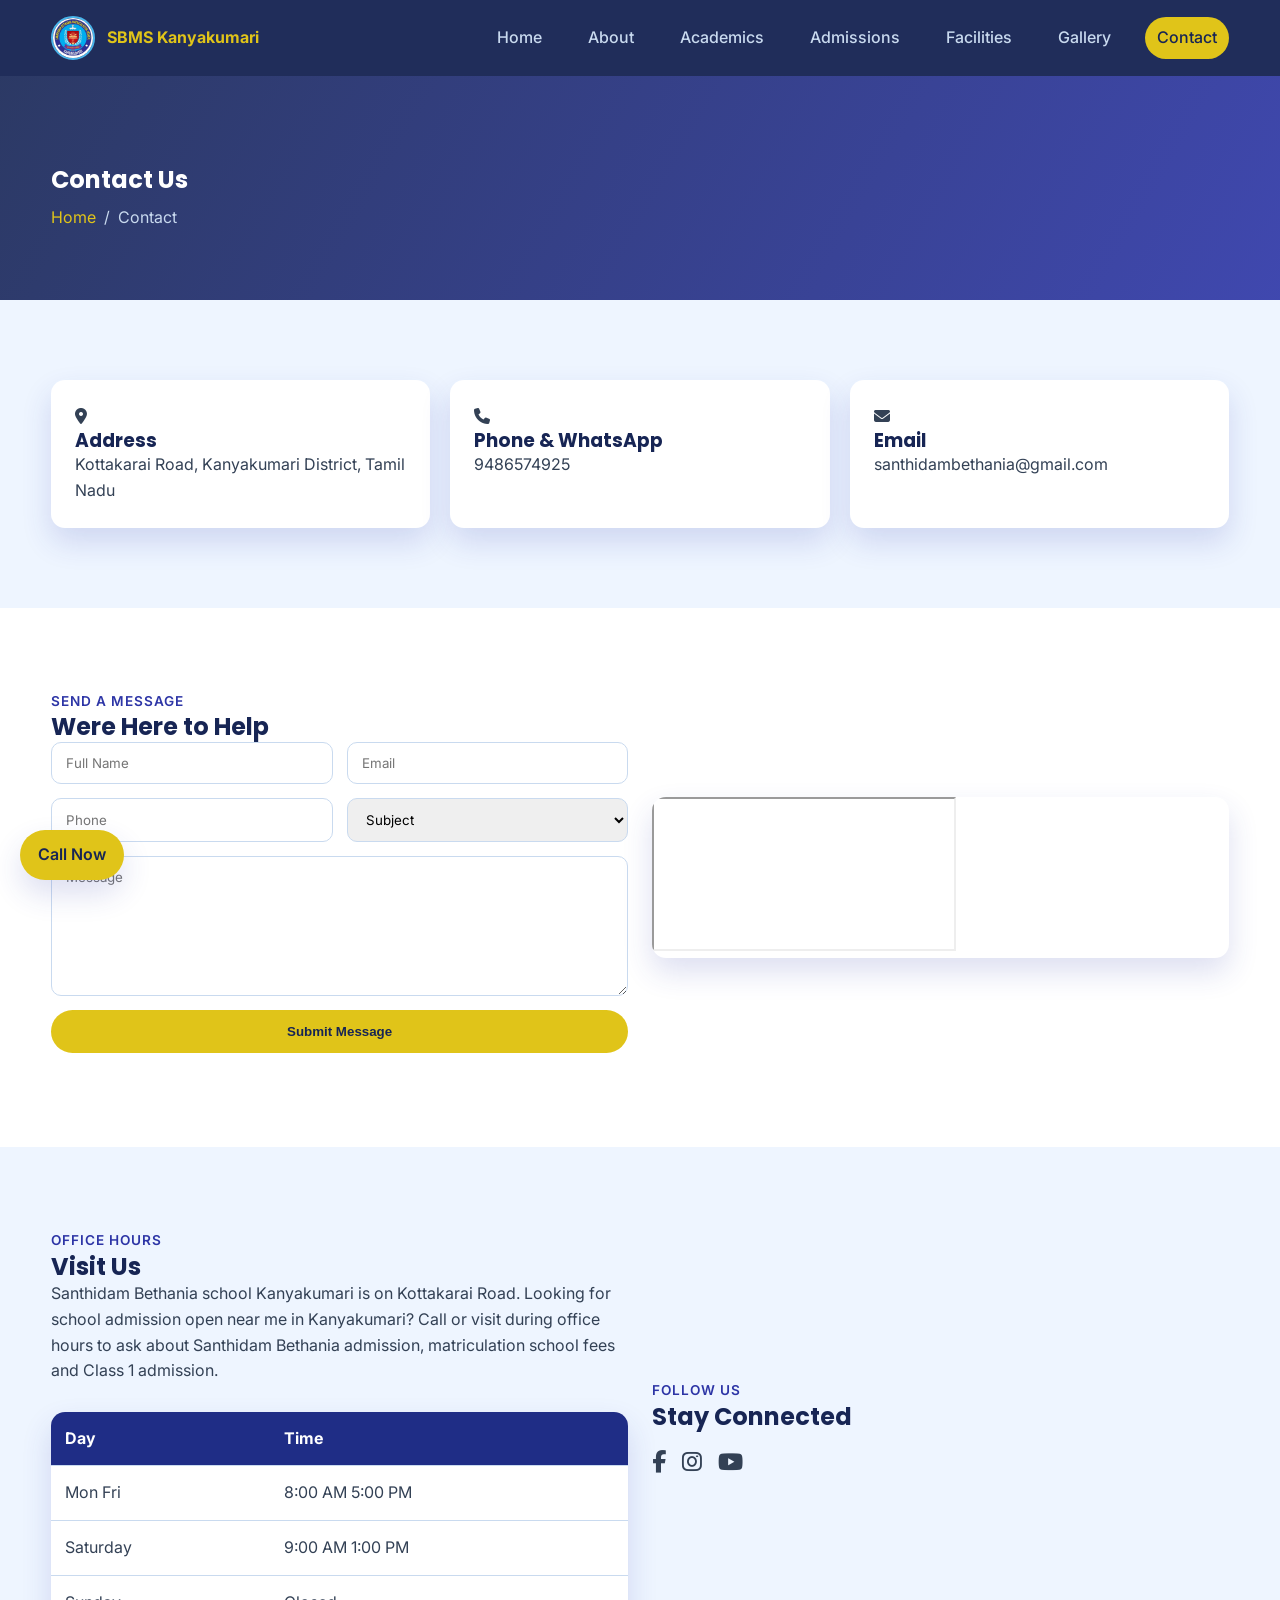
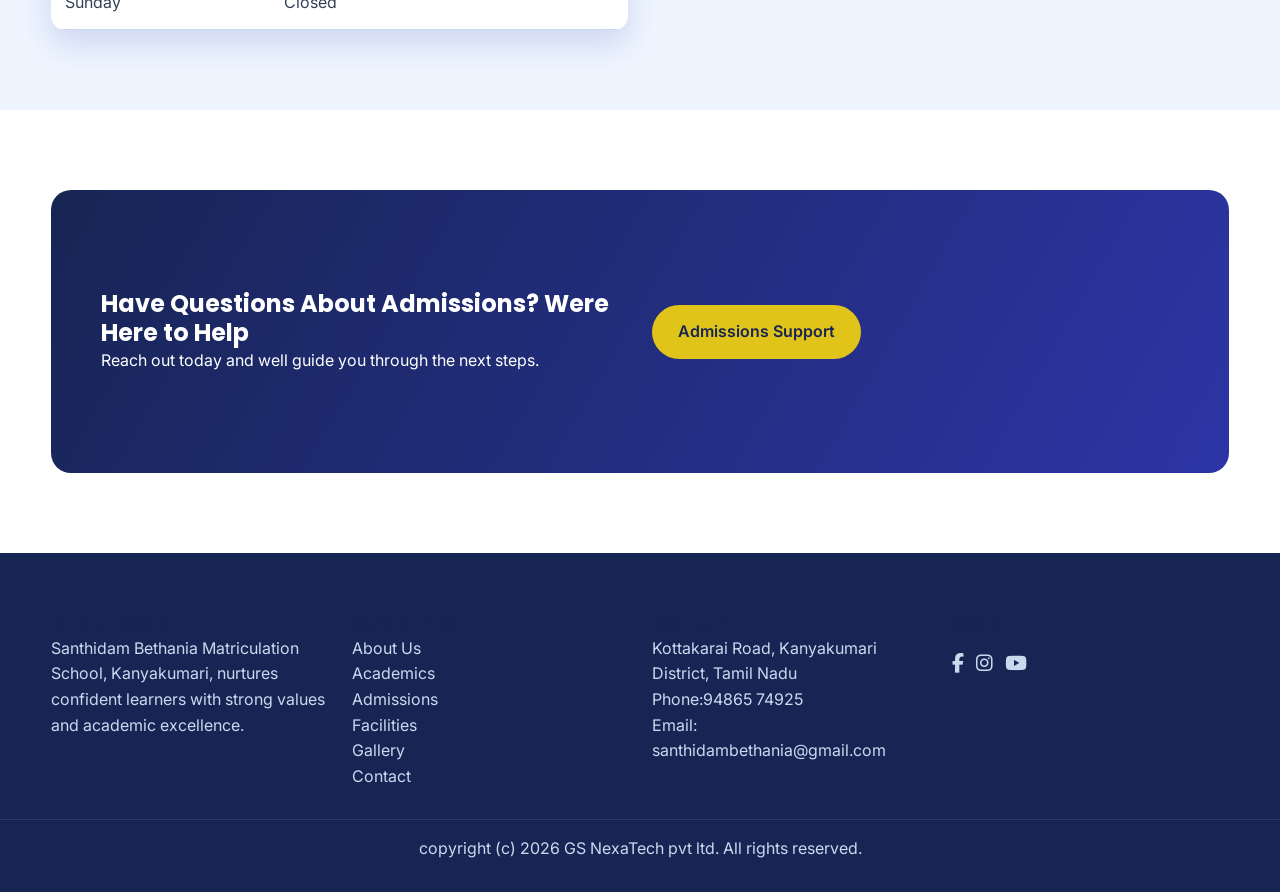
<file: contact.html>
<!DOCTYPE html>
<html lang="en">
<head>
  <meta charset="UTF-8">
  <meta name="viewport" content="width=device-width, initial-scale=1.0">
  <title>Contact Us | Santhidam Bethania Matriculation School, Kanyakumari</title>
  <meta name="description" content="Contact Santhidam Bethania Matriculation School on Kottakarai Road, Kanyakumari. Call, email or visit our campus to ask about admissions." />
  <meta name="keywords" content="Santhidam Bethania school Kanyakumari, Santhidam Bethania admission, school admission open near me Kanyakumari, SBMS contact, school address Kanyakumari" />
  <link rel="canonical" href="https://www.santhidambethaniaschool.com/contact.html" />
  <meta property="og:title" content="Contact SBMS" />
  <meta property="og:description" content="Get in touch with our admissions and academic teams." />
  <!-- TODO: og-default.jpg does not exist yet - add a real 1200x630 photo at assets/images/og-default.jpg -->
  <meta property="og:image" content="https://www.santhidambethaniaschool.com/assets/images/og-default.jpg" />
  <meta property="og:url" content="https://www.santhidambethaniaschool.com/contact.html" />
  <meta property="og:type" content="website" />
  <meta name="robots" content="index, follow" />
  <link rel="stylesheet" href="styles.css" />
  <link rel="stylesheet" href="https://cdnjs.cloudflare.com/ajax/libs/font-awesome/6.5.0/css/all.min.css" />
  <link rel="icon" href="/assets/favicon.ico" />
  <script type="application/ld+json">
  {
    "@context": "https://schema.org",
    "@type": "EducationalOrganization",
    "name": "Santhidam Bethania Matriculation School",
    "alternateName": ["SBMS Kanyakumari", "Santhidam Bethania school Kanyakumari"],
    "description": "Co-educational, private unaided Tamil Nadu State Board matriculation school in Kanyakumari, from nursery/LKG to Class 10.",
    "url": "https://www.santhidambethaniaschool.com/",
    "logo": "https://www.santhidambethaniaschool.com/images/logo.png",
    "telephone": "+91-94865-74925",
    "email": "santhidambethania@gmail.com",
    "foundingDate": "2003",
    "address": {
      "@type": "PostalAddress",
      "streetAddress": "Kottakarai Road",
      "addressRegion": "Tamil Nadu",
      "addressCountry": "IN"
    },
    "sameAs": [
      "https://www.facebook.com/profile.php?id=100010994119330",
      "https://www.instagram.com/santhidam_bethania_school",
      "https://youtube.com/@santhidambethaniaschool"
    ]
  }
  </script>
</head>
<body>
  <header class="navbar">
    <div class="container">
      <a class="logo" href="index.html"><img class="logo-img" src="images/logo.png" alt="Santhidam Bethania logo" /> <span>SBMS Kanyakumari</span></a>
      <nav class="nav-links">
        <a href="index.html">Home</a>
        <a href="about.html">About</a>
        <a href="academics.html">Academics</a>
        <a href="admissions.html">Admissions</a>
        <a href="facilities.html">Facilities</a>
        <a href="gallery.html">Gallery</a>
        <a href="contact.html">Contact</a>
      </nav>
      <div class="hamburger"><i class="fa-solid fa-bars"></i></div>
    </div>
  </header>

  <section class="hero-inner">
    <div class="container">
      <h1>Contact Us</h1>
      <div class="breadcrumb">
        <a href="index.html">Home</a>
        <span>/</span>
        <span>Contact</span>
      </div>
    </div>
  </section>

  <section class="section">
    <div class="container">
      <div class="contact-cards">
        <div class="contact-card fade-in">
          <i class="fa-solid fa-location-dot"></i>
          <h3>Address</h3>
          <p>Kottakarai Road, Kanyakumari District, Tamil Nadu</p>
        </div>
        <div class="contact-card fade-in">
          <i class="fa-solid fa-phone"></i>
          <h3>Phone & WhatsApp</h3>
          <p>9486574925</p>
        </div>
        <div class="contact-card fade-in">
          <i class="fa-solid fa-envelope"></i>
          <h3>Email</h3>
          <p>santhidambethania@gmail.com</p>
        </div>
      </div>
    </div>
  </section>

  <section class="section section-alt">
    <div class="container split">
      <div>
        <span class="kicker">Send a Message</span>
        <h2>Were Here to Help</h2>
        <form class="form fade-in" id="contactForm">
          <div class="form-row">
            <input type="text" name="name" placeholder="Full Name" required>
            <input type="email" name="email" placeholder="Email" required>
          </div>
          <div class="form-row">
            <input type="tel" name="phone" placeholder="Phone" required>
            <select name="subject" required>
              <option value="">Subject</option>
              <option>Admissions</option>
              <option>Academics</option>
              <option>Facilities</option>
              <option>General</option>
              <option>Careers</option>
            </select>
          </div>
          <textarea name="message" placeholder="Message" required></textarea>
          <button class="btn" type="submit">Submit Message</button>
          <div id="contactSuccess"></div>
        </form>
      </div>
      <div class="map-embed fade-in">
        <iframe src="https://maps.google.com/maps?q=Kottakarai%20Road%2C%20Kanyakumari%20District%2C%20Tamil%20Nadu&t=&z=13&ie=UTF8&iwloc=&output=embed" title="School Location" allowfullscreen></iframe>
      </div>
    </div>
  </section>

  <section class="section">
    <div class="container split">
      <div>
        <span class="kicker">Office Hours</span>
        <h2>Visit Us</h2>
        <p class="seo-intro">Santhidam Bethania school Kanyakumari is on Kottakarai Road. Looking for school admission open near me in Kanyakumari? Call or visit during office hours to ask about Santhidam Bethania admission, matriculation school fees and Class 1 admission.</p>
        <table class="table">
          <tr><th>Day</th><th>Time</th></tr>
          <tr><td>Mon Fri</td><td>8:00 AM 5:00 PM</td></tr>
          <tr><td>Saturday</td><td>9:00 AM 1:00 PM</td></tr>
          <tr><td>Sunday</td><td>Closed</td></tr>
        </table>
      </div>
      <div>
        <span class="kicker">Follow Us</span>
        <h2>Stay Connected</h2>
        <div class="social-strip">
          <a href="https://www.facebook.com/profile.php?id=100010994119330"><i class="fa-brands fa-facebook-f"></i></a>
          <a href="https://www.instagram.com/santhidam_bethania_school?igsh=MTNlNjM4YWRkZmxpdA=="><i class="fa-brands fa-instagram"></i></a>
          <a href="https://youtube.com/@santhidambethaniaschool?si=P-0S_XxdsvloxNRo"><i class="fa-brands fa-youtube"></i></a>
        </div>
      </div>
    </div>
  </section>

  <section class="section section-alt">
    <div class="container">
      <div class="cta-banner fade-in">
        <div class="split cta-inner">
          <div>
            <h2>Have Questions About Admissions? Were Here to Help</h2>
            <p>Reach out today and well guide you through the next steps.</p>
          </div>
          <div>
            <a class="btn" href="admissions.html">Admissions Support</a>
          </div>
        </div>
      </div>
    </div>
  </section>

  <a class="whatsapp-float hidden" href="https://wa.me/919486574925" aria-label="WhatsApp">
    <i class="fa-brands fa-whatsapp"></i>
  </a>
  <a class="call-now" href="tel:9486574925">Call Now</a>

  <footer class="footer">
    <div class="container footer-grid">
      <div>
        <h3>About SBMS</h3>
        <p>Santhidam Bethania Matriculation School, Kanyakumari, nurtures confident learners with strong values and academic excellence.</p>
      </div>
      <div>
        <h3>Quick Links</h3>
        <ul>
          <li><a href="about.html">About Us</a></li>
          <li><a href="academics.html">Academics</a></li>
          <li><a href="admissions.html">Admissions</a></li>
          <li><a href="facilities.html">Facilities</a></li>
          <li><a href="gallery.html">Gallery</a></li>
          <li><a href="contact.html">Contact</a></li>
        </ul>
      </div>
      <div>
        <h3>Contact</h3>
        <p>Kottakarai Road, Kanyakumari District, Tamil Nadu</p>
        <p>Phone:94865 74925</p>
        <p>Email: santhidambethania@gmail.com</p>
      </div>
      <div>
        <h3>Social</h3>
        <div class="socials">
          <a href="https://www.facebook.com/profile.php?id=100010994119330"><i class="fa-brands fa-facebook-f"></i></a>
          <a href="https://www.instagram.com/santhidam_bethania_school?igsh=MTNlNjM4YWRkZmxpdA=="><i class="fa-brands fa-instagram"></i></a>
          <a href="https://youtube.com/@santhidambethaniaschool?si=P-0S_XxdsvloxNRo"><i class="fa-brands fa-youtube"></i></a>
        </div>
      </div>
    </div>
    <div class="footer-bottom">copyright (c) 2026 GS NexaTech pvt ltd. All rights reserved.</div>
  </footer>

  <script src="scripts.js"></script>
</body>
</html>
</file>
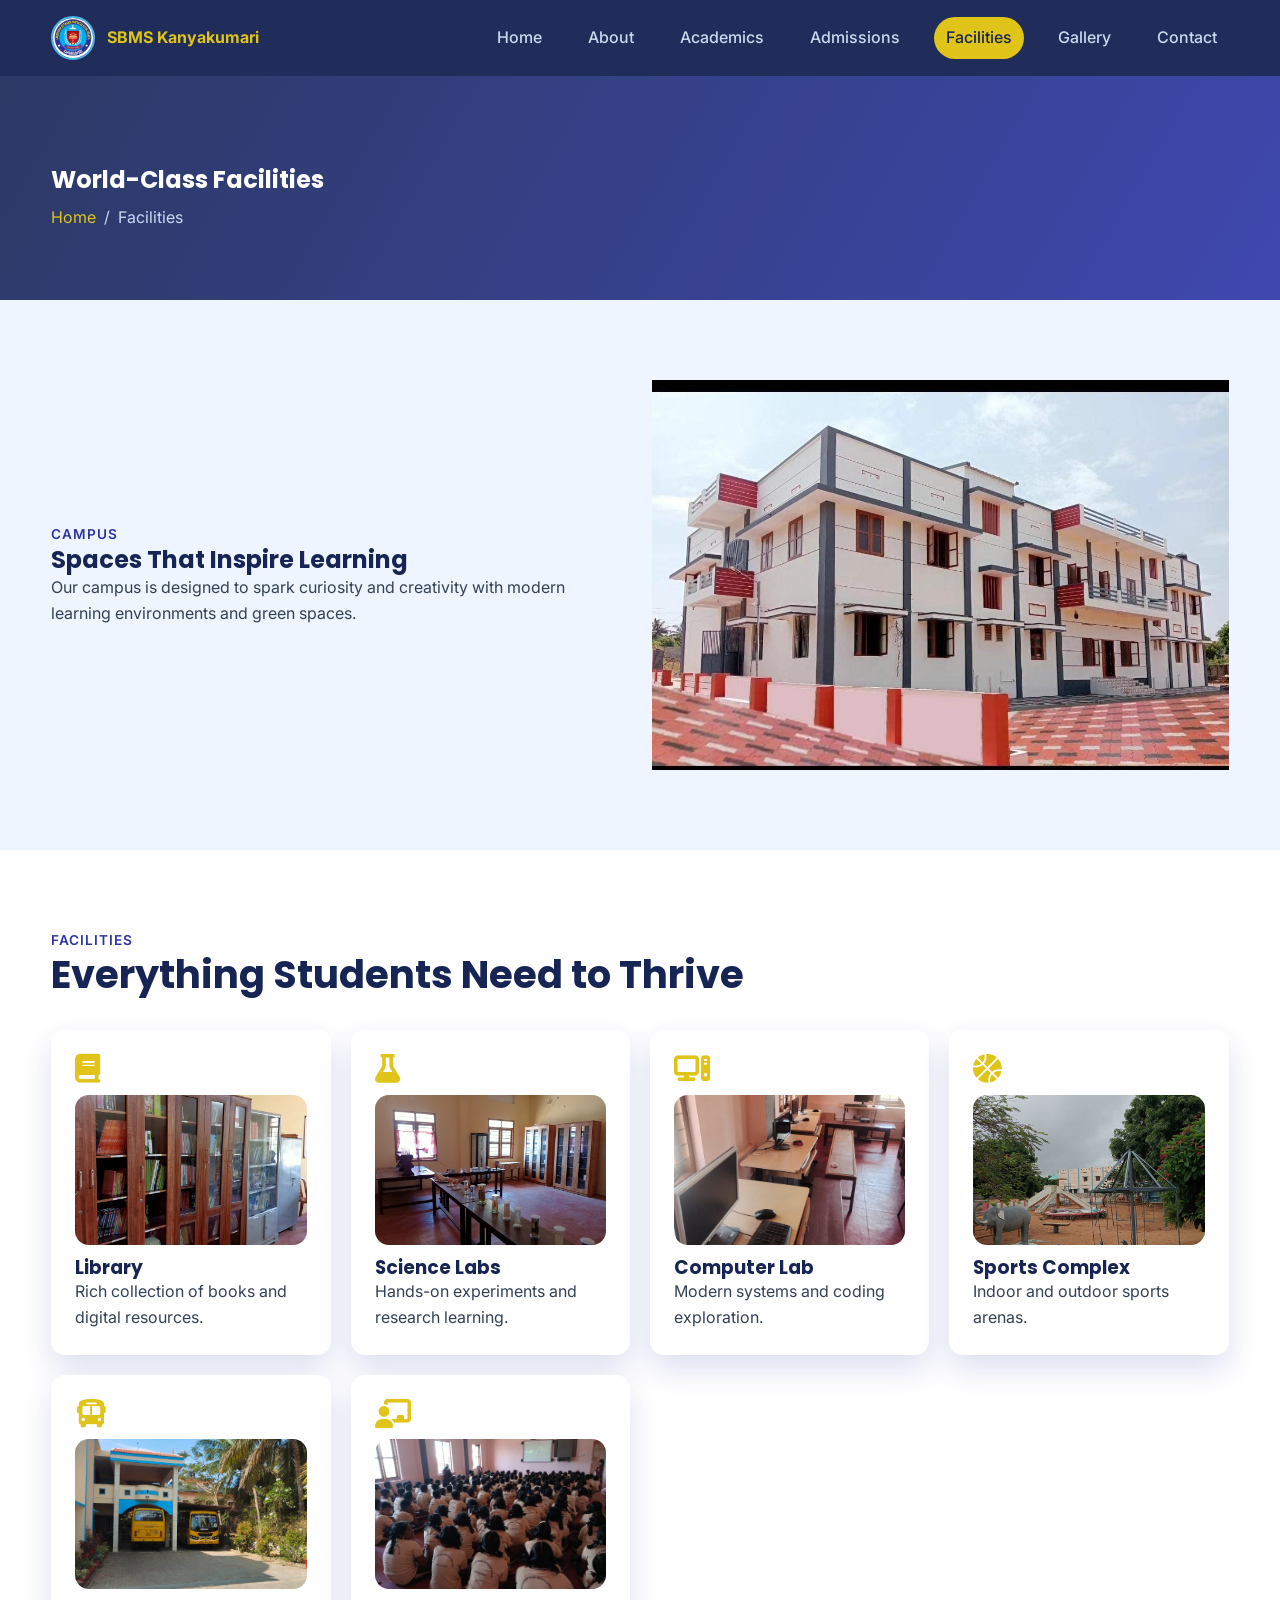
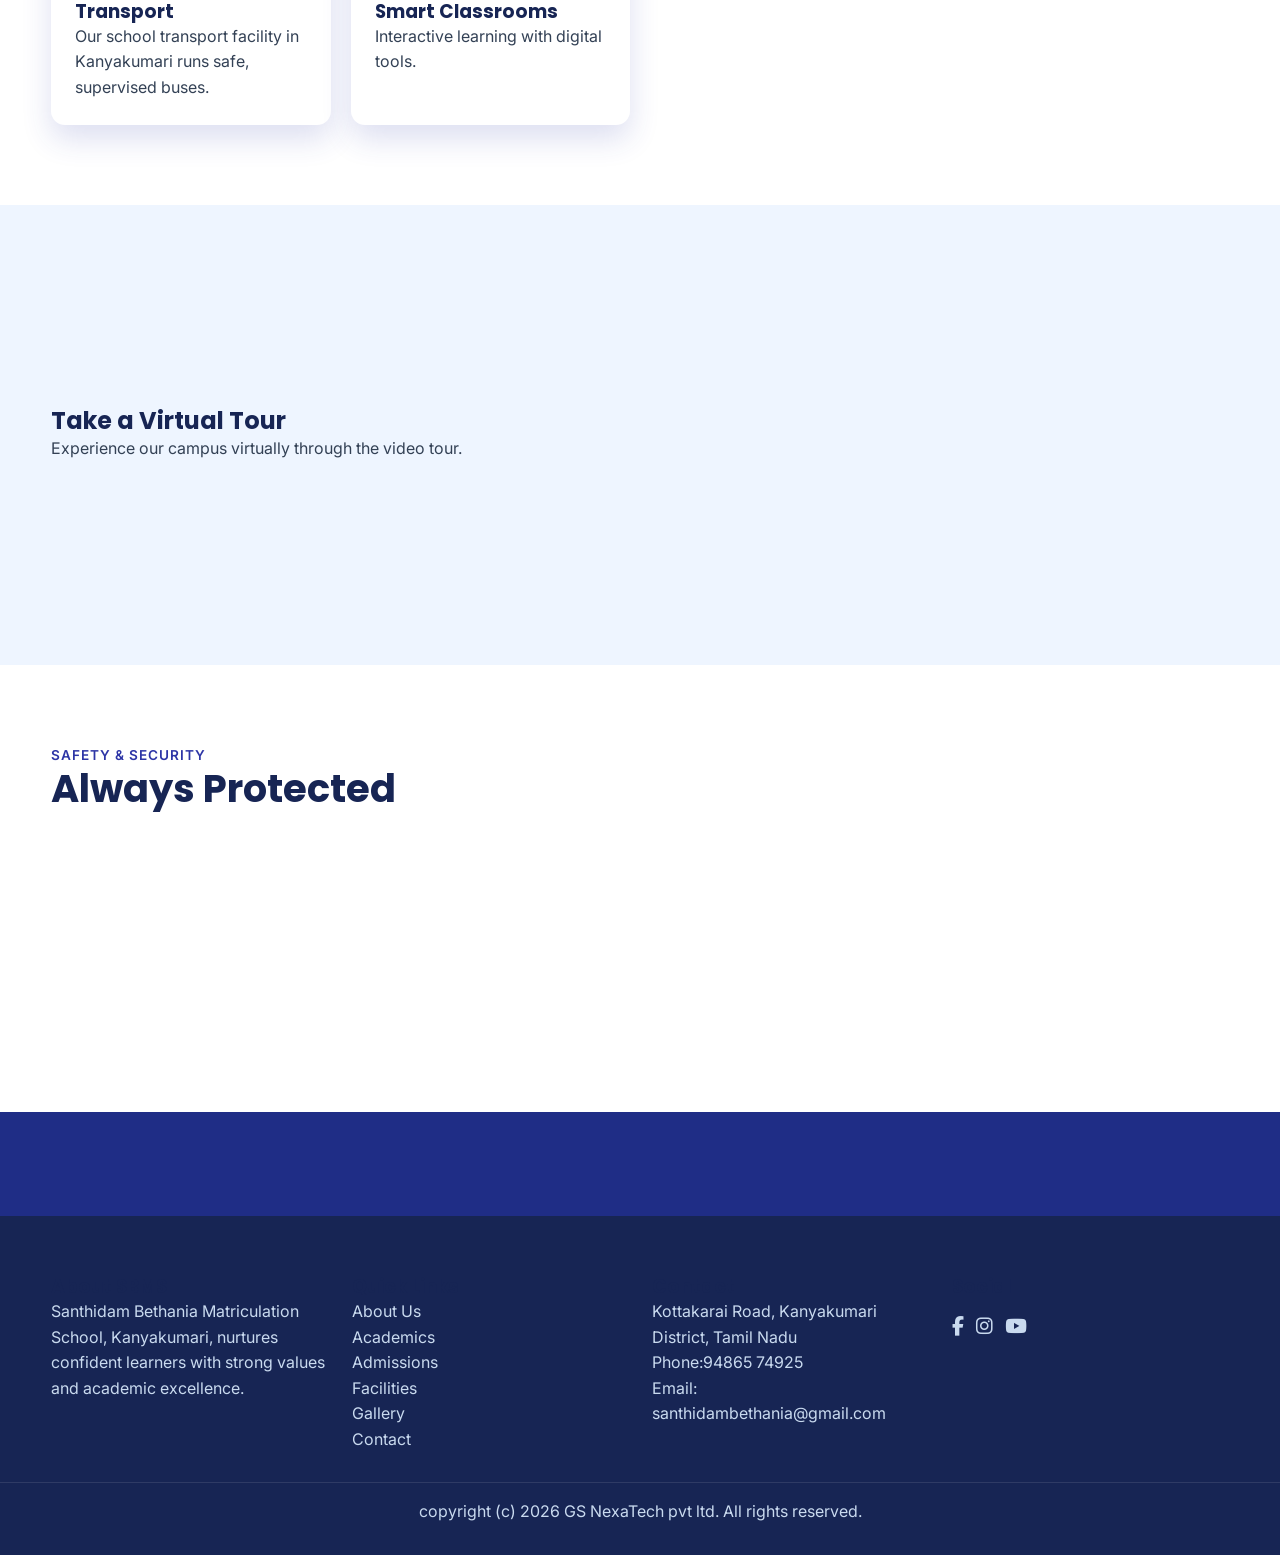
<file: facilities.html>
<!DOCTYPE html>
<html lang="en">
<head>
  <meta charset="UTF-8">
  <meta name="viewport" content="width=device-width, initial-scale=1.0">
  <title>School Transport Facility in Kanyakumari | Campus Facilities - SBMS</title>
  <meta name="description" content="See our school transport facility, CCTV-monitored campus, labs, library, sports complex and smart classrooms at SBMS Kanyakumari." />
  <meta name="keywords" content="school transport facility Kanyakumari, school CCTV safety Kanyakumari, Santhidam Bethania school Kanyakumari, school infrastructure, labs, library" />
  <link rel="canonical" href="https://www.santhidambethaniaschool.com/facilities.html" />
  <meta property="og:title" content="World-Class Facilities" />
  <meta property="og:description" content="Modern infrastructure and safe learning spaces at SBMS." />
  <!-- TODO: og-default.jpg does not exist yet - add a real 1200x630 photo at assets/images/og-default.jpg -->
  <meta property="og:image" content="https://www.santhidambethaniaschool.com/assets/images/og-default.jpg" />
  <meta property="og:url" content="https://www.santhidambethaniaschool.com/facilities.html" />
  <meta property="og:type" content="website" />
  <meta name="robots" content="index, follow" />
  <link rel="stylesheet" href="styles.css" />
  <link rel="stylesheet" href="https://cdnjs.cloudflare.com/ajax/libs/font-awesome/6.5.0/css/all.min.css" />
  <link rel="icon" href="/assets/favicon.ico" />
  <script type="application/ld+json">
  {
    "@context": "https://schema.org",
    "@type": "EducationalOrganization",
    "name": "Santhidam Bethania Matriculation School",
    "alternateName": ["SBMS Kanyakumari", "Santhidam Bethania school Kanyakumari"],
    "description": "Co-educational, private unaided Tamil Nadu State Board matriculation school in Kanyakumari, from nursery/LKG to Class 10.",
    "url": "https://www.santhidambethaniaschool.com/",
    "logo": "https://www.santhidambethaniaschool.com/images/logo.png",
    "telephone": "+91-94865-74925",
    "email": "santhidambethania@gmail.com",
    "foundingDate": "2003",
    "address": {
      "@type": "PostalAddress",
      "streetAddress": "Kottakarai Road",
      "addressRegion": "Tamil Nadu",
      "addressCountry": "IN"
    },
    "sameAs": [
      "https://www.facebook.com/profile.php?id=100010994119330",
      "https://www.instagram.com/santhidam_bethania_school",
      "https://youtube.com/@santhidambethaniaschool"
    ]
  }
  </script>
</head>
<body>
  <header class="navbar">
    <div class="container">
      <a class="logo" href="index.html"><img class="logo-img" src="images/logo.png" alt="Santhidam Bethania logo" /> <span>SBMS Kanyakumari</span></a>
      <nav class="nav-links">
        <a href="index.html">Home</a>
        <a href="about.html">About</a>
        <a href="academics.html">Academics</a>
        <a href="admissions.html">Admissions</a>
        <a href="facilities.html">Facilities</a>
        <a href="gallery.html">Gallery</a>
        <a href="contact.html">Contact</a>
      </nav>
      <div class="hamburger"><i class="fa-solid fa-bars"></i></div>
    </div>
  </header>

  <section class="hero-inner">
    <div class="container">
      <h1>World-Class Facilities</h1>
      <div class="breadcrumb">
        <a href="index.html">Home</a>
        <span>/</span>
        <span>Facilities</span>
      </div>
    </div>
  </section>

  <section class="section">
    <div class="container split">
      <div>
        <h2 class="kicker">Campus</h2>
        <h2>Spaces That Inspire Learning</h2>
        <p>Our campus is designed to spark curiosity and creativity with modern learning environments and green spaces.</p>
      </div>
      <div>
        <img src="./newimages/fac/BUILDING 2 NEW.jpeg" .class="camp-img" alt="Campus Facilities" />
      </div>
    </div>
  </section>

  <section class="section section-alt">
    <div class="container">
      <div class="section-title">
        <div>
          <h2 class="kicker">Facilities</h2>
          <h2>Everything Students Need to Thrive</h2>
        </div>
      </div>
      <div class="card-grid">
        <div class="card facility-card fade-in"><i class="fa-solid fa-book"></i><img src="./newimages/fac/Library.jpeg" class="fac-img" alt="Library" /><h3>Library</h3><p>Rich collection of books and digital resources.</p></div>
        <div class="card facility-card fade-in"><i class="fa-solid fa-flask"></i><img src="./newimages/fac/SCIENCE LAB.jpeg" class="fac-img"alt="Science Lab" /><h3>Science Labs</h3><p>Hands-on experiments and research learning.</p></div>
        <div class="card facility-card fade-in"><i class="fa-solid fa-computer"></i><img src="./newimages/fac/computer lab.jpeg" class="fac-img"alt="Computer Lab" /><h3>Computer Lab</h3><p>Modern systems and coding exploration.</p></div>
        <div class="card facility-card fade-in"><i class="fa-solid fa-basketball"></i><img src="./newimages/fac/outdoor.jpeg" class="fac-img"alt="Sports Complex" /><h3>Sports Complex</h3><p>Indoor and outdoor sports arenas.</p></div>
        <!-- <div class="card facility-card fade-in"><i class="fa-solid fa-microphone-lines"></i><img src="https://picsum.photos/seed/auditorium/500/350" alt="Auditorium" /><h3>Auditorium</h3><p>Events, performances, and assemblies.</p></div>
        <div class="card facility-card fade-in"><i class="fa-solid fa-utensils"></i><img src="https://picsum.photos/seed/cafeteria/500/350" alt="Cafeteria" /><h3>Cafeteria</h3><p>Healthy meals in a hygienic space.</p></div>
        <div class="card facility-card fade-in"><i class="fa-solid fa-kit-medical"></i><img src="https://picsum.photos/seed/medical/500/350" alt="Medical Room" /><h3>Medical Room</h3><p>On-campus health support and care.</p></div> -->
        <div class="card facility-card fade-in"><i class="fa-solid fa-bus"></i><img src="./newimages/fac/bus.jpeg" class="fac-img" alt="School transport buses at Santhidam Bethania, Kanyakumari" /><h3>Transport</h3><p>Our school transport facility in Kanyakumari runs safe, supervised buses.</p></div>
        <div class="card facility-card fade-in"><i class="fa-solid fa-chalkboard-user"></i><img src="./newimages/fac/smart calls.jpeg" class="fac-img"alt="Smart Classrooms" /><h3>Smart Classrooms</h3><p>Interactive learning with digital tools.</p></div>
      </div>
    </div>
  </section>

  <section class="section">
    <div class="container split">
      <div>
        <h2>Take a Virtual Tour</h2>
        <p>Experience our campus virtually through the video tour.</p>
      </div>
      <div class="video-card fade-in" onclick="openVideo('https://www.youtube.com/watch?v=crotLe2fYB0')">
    <img src="./newimages/fac/school tour.png" class="youtube-img"  alt="Video">
    <div class="play"><i class="fa-solid fa-play"></i></div>
  </div>
    </div>
  </section>

  <section class="section section-alt">
    <div class="container">
      <div class="section-title">
        <div>
          <h2 class="kicker">Safety & Security</h2>
          <h2>Always Protected</h2>
        </div>
      </div>
      <div class="card-grid">
        <div class="card fade-in"><i class="fa-solid fa-camera"></i><h3>CCTV Surveillance</h3><p>School CCTV safety in Kanyakumari: monitoring across the campus.</p></div>
        <div class="card fade-in"><i class="fa-solid fa-fire-extinguisher"></i><h3>Fire Safety</h3><p>Modern firefighting equipment and drills.</p></div>
        <div class="card fade-in"><i class="fa-solid fa-shield"></i><h3>Security Staff</h3><p>Trained professionals on every campus gate.</p></div>
        <div class="card fade-in"><i class="fa-solid fa-bus-simple"></i><h3>Safe Transport</h3><p>Verified drivers and staff escorts.</p></div>
      </div>
    </div>
  </section>

  <section class="stats-band">
    <div class="container stats-grid fade-in">
      <div>
        <h3>50,000 sq ft</h3>
        <p>Campus Area</p>
      </div>
      <div>
        <h3>20+</h3>
        <p>Classrooms</p>
      </div>
      <div>
        <h3>5+</h3>
        <p>Labs</p>
      </div>
      <div>
        <h3>1</h3>
        <p>Playground</p>
      </div>
    </div>
  </section>

  <footer class="footer">
    <div class="container footer-grid">
      <div>
        <h3>About SBMS</h3>
        <p>Santhidam Bethania Matriculation School, Kanyakumari, nurtures confident learners with strong values and academic excellence.</p>
      </div>
      <div>
        <h3>Quick Links</h3>
        <ul>
          <li><a href="about.html">About Us</a></li>
          <li><a href="academics.html">Academics</a></li>
          <li><a href="admissions.html">Admissions</a></li>
          <li><a href="facilities.html">Facilities</a></li>
          <li><a href="gallery.html">Gallery</a></li>
          <li><a href="contact.html">Contact</a></li>
        </ul>
      </div>
      <div>
        <h3>Contact</h3>
        <p>Kottakarai Road, Kanyakumari District, Tamil Nadu</p>
        <p>Phone:94865 74925</p>
        <p>Email: santhidambethania@gmail.com</p>
      </div>
      <div>
        <h3>Social</h3>
        <div class="socials">
           <a href="https://www.facebook.com/profile.php?id=100010994119330"><i class="fa-brands fa-facebook-f"></i></a>
          <a href="https://www.instagram.com/santhidam_bethania_school?igsh=MTNlNjM4YWRkZmxpdA=="><i class="fa-brands fa-instagram"></i></a>
          <a href="https://youtube.com/@santhidambethaniaschool?si=P-0S_XxdsvloxNRo"><i class="fa-brands fa-youtube"></i></a>
        </div>
      </div>
    </div>
    <div class="footer-bottom">copyright (c) 2026 GS NexaTech pvt ltd. All rights reserved.</div>
  </footer>

  <script src="scripts.js"></script>
</body>
</html>
</file>
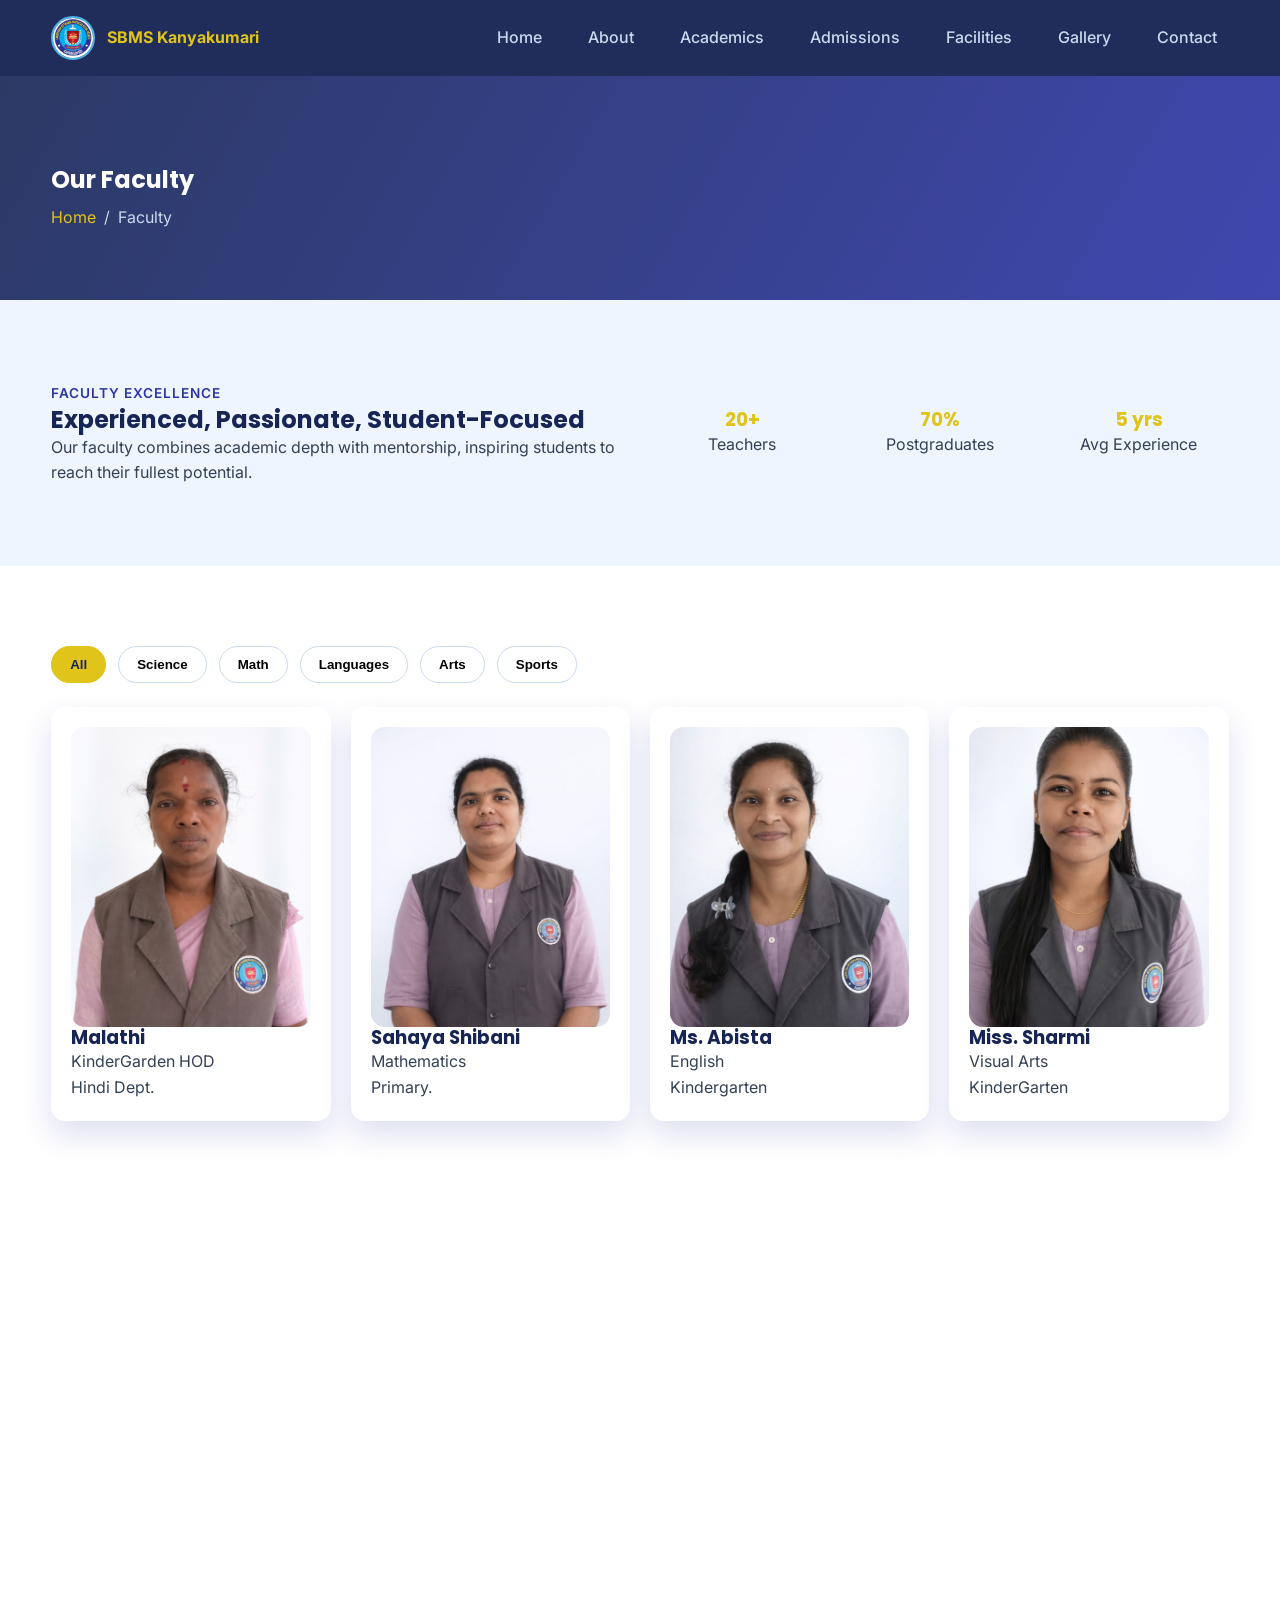
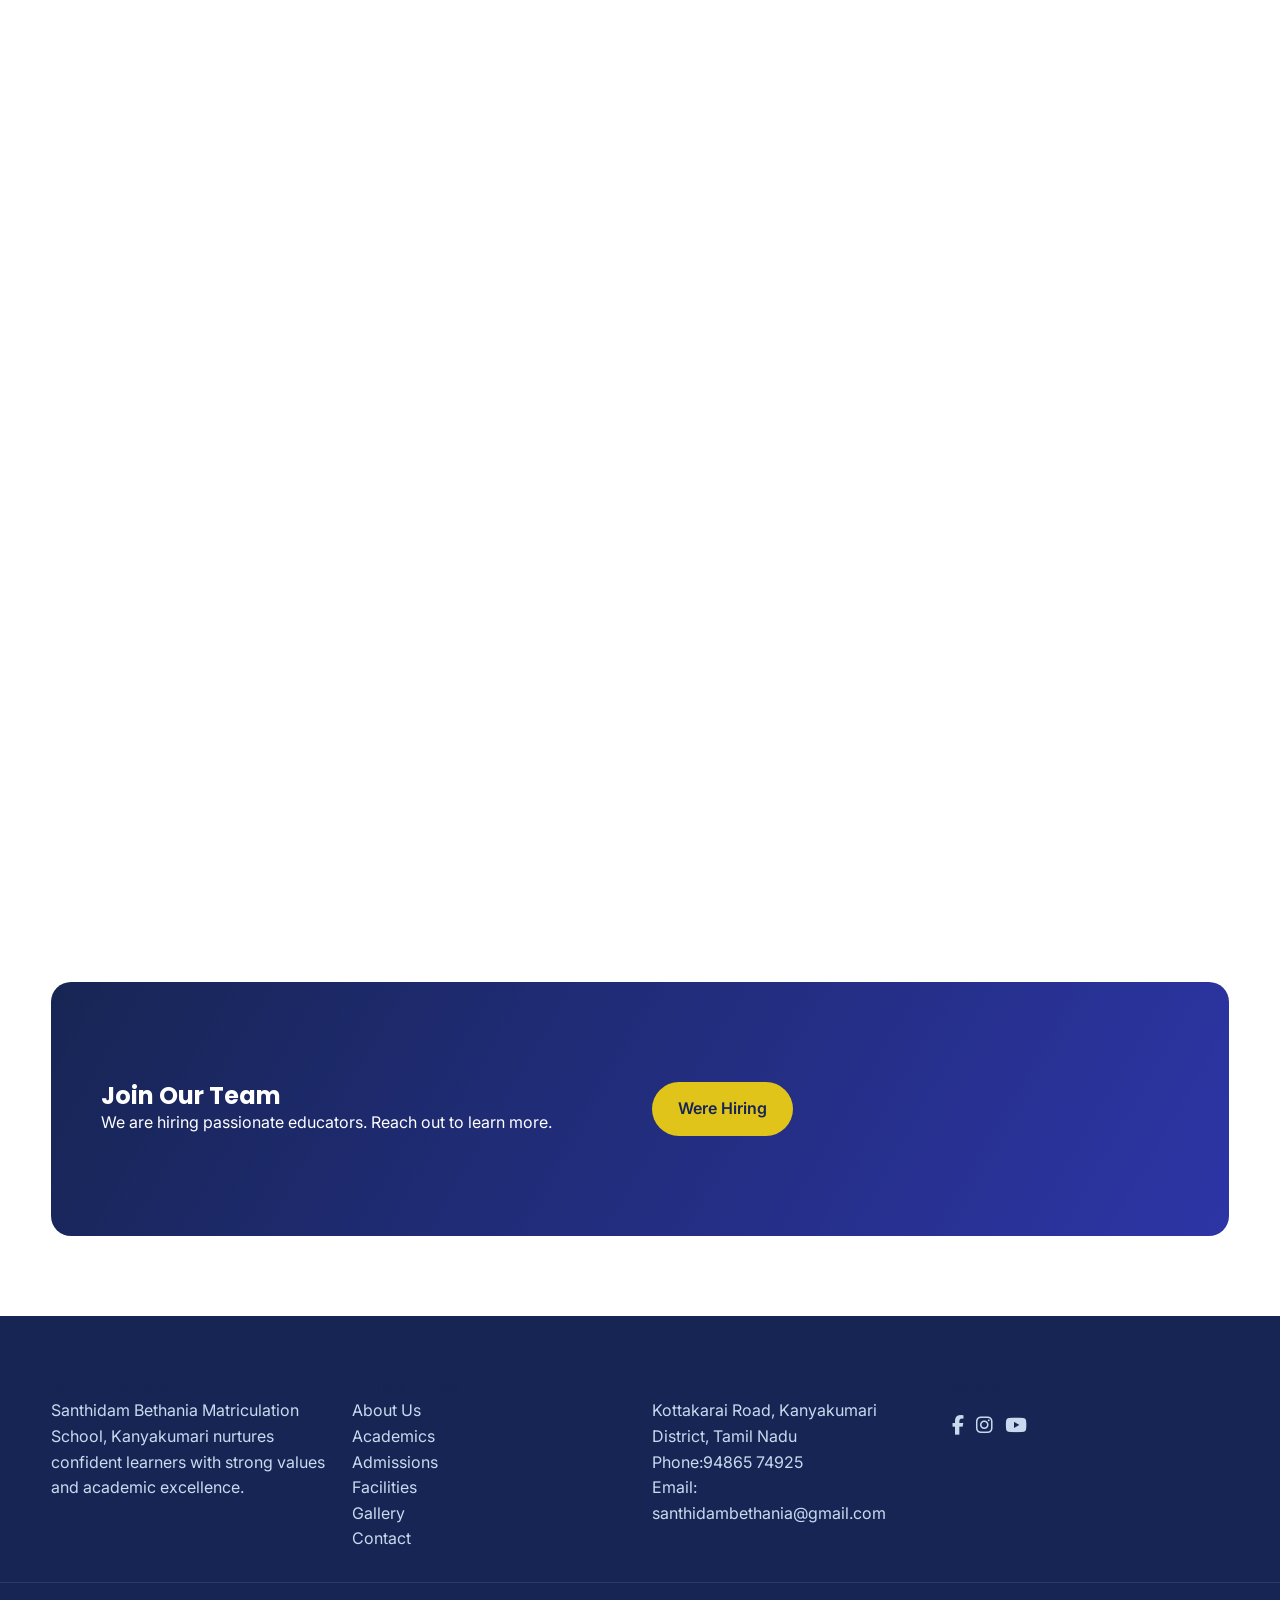
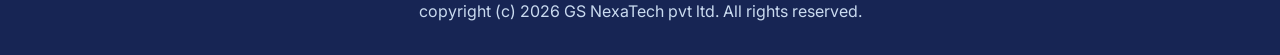
<file: faculty.html>
<!DOCTYPE html>
<html lang="en">

<head>
  <meta charset="UTF-8">
  <meta name="viewport" content="width=device-width, initial-scale=1.0">
  <title>Faculty | Santhidam Bethania Matriculation School Best School in Kanyakumari</title>
  <meta name="description"
    content="Meet the dedicated faculty of SBMS Kanyakumari. Experienced educators across Science, Math, Languages, Arts, Sports, and Administration." />
  <meta name="keywords" content="SBMS faculty, teachers, Kanyakumari school staff, best teachers" />
  <link rel="canonical" href="https://www.santhidambethaniaschool.com/faculty.html" />
  <meta property="og:title" content="Our Faculty" />
  <meta property="og:description" content="Dedicated educators guiding learners with expertise and care." />
  <!-- TODO: og-default.jpg does not exist yet - add a real 1200x630 photo at assets/images/og-default.jpg -->
  <meta property="og:image" content="https://www.santhidambethaniaschool.com/assets/images/og-default.jpg" />
  <meta property="og:url" content="https://www.santhidambethaniaschool.com/faculty.html" />
  <meta property="og:type" content="website" />
  <meta name="robots" content="index, follow" />
  <link rel="stylesheet" href="styles.css" />
  <link rel="stylesheet" href="https://cdnjs.cloudflare.com/ajax/libs/font-awesome/6.5.0/css/all.min.css" />
  <link rel="icon" href="/assets/favicon.ico" />
  <script type="application/ld+json">
  {
    "@context": "https://schema.org",
    "@type": "EducationalOrganization",
    "name": "Santhidam Bethania Matriculation School",
    "alternateName": ["SBMS Kanyakumari", "Santhidam Bethania school Kanyakumari"],
    "description": "Co-educational, private unaided Tamil Nadu State Board matriculation school in Kanyakumari, from nursery/LKG to Class 10.",
    "url": "https://www.santhidambethaniaschool.com/",
    "logo": "https://www.santhidambethaniaschool.com/images/logo.png",
    "telephone": "+91-94865-74925",
    "email": "santhidambethania@gmail.com",
    "address": {
      "@type": "PostalAddress",
      "streetAddress": "Kottakarai Road",
      "addressRegion": "Tamil Nadu",
      "addressCountry": "IN"
    },
    "sameAs": [
      "https://www.facebook.com/profile.php?id=100010994119330",
      "https://www.instagram.com/santhidam_bethania_school",
      "https://youtube.com/@santhidambethaniaschool"
    ]
  }
  </script>
</head>

<body>
  <header class="navbar">
    <div class="container">
      <a class="logo" href="index.html"><img class="logo-img" src="images/logo.png" alt="Santhidam Bethania logo" />
        <span>SBMS Kanyakumari</span></a>
      <nav class="nav-links">
        <a href="index.html">Home</a>
        <a href="about.html">About</a>
        <a href="academics.html">Academics</a>
        <a href="admissions.html">Admissions</a>
        <a href="facilities.html">Facilities</a>
        <a href="gallery.html">Gallery</a>
        <a href="contact.html">Contact</a>
      </nav>
      <div class="hamburger"><i class="fa-solid fa-bars"></i></div>
    </div>
  </header>

  <section class="hero-inner">
    <div class="container">
      <h1>Our Faculty</h1>
      <div class="breadcrumb">
        <a href="index.html">Home</a>
        <span>/</span>
        <span>Faculty</span>
      </div>
    </div>
  </section>

  <section class="section">
    <div class="container">
      <div class="split">
        <div>
          <span class="kicker">Faculty Excellence</span>
          <h2>Experienced, Passionate, Student-Focused</h2>
          <p>Our faculty combines academic depth with mentorship, inspiring students to reach their fullest potential.
          </p>
        </div>
        <div class="stats-grid">
          <div>
            <h3>20+</h3>
            <p>Teachers</p>
          </div>
          <div>
            <h3>70%</h3>
            <p>Postgraduates</p>
          </div>
          <div>
            <h3>5 yrs</h3>
            <p>Avg Experience</p>
          </div>
        </div>
      </div>
    </div>
  </section>

  <section class="section section-alt">
    <div class="container">
      <div class="filter-btns">
        <button class="active" data-dept="all">All</button>
        <button data-dept="science">Science</button>
        <button data-dept="math">Math</button>
        <button data-dept="languages">Languages</button>
        <button data-dept="arts">Arts</button>
        <button data-dept="sports">Sports</button>       
      </div>
      <div class="faculty-grid">
        <div class="faculty-card fade-in" data-dept="languages">
          <div class="faculty-inner">
            <div class="faculty-front">
              <img src="./newimages/faculty/Hod-KinderGarden.png"class="staf-img" alt="Teacher" />
              <h3>Malathi </h3>
              <p>KinderGarden HOD</p>
              <p>Hindi Dept.</p>
            </div>
            <div class="faculty-back">
              <p>Malathi is a dedicated Hindi teacher with 19 years of experience and serves as Kindergarten HOD, nurturing young learners through a supportive and engaging environment.</p>
            </div>
          </div>
        </div>
        <div class="faculty-card fade-in" data-dept="math">
          <div class="faculty-inner">
            <div class="faculty-front">
              <img src="./newimages/faculty/maths1.jpeg"class="staf-img" alt="Teacher" />
              <h3>Sahaya Shibani </h3>
              <p>Mathematics</p>
              <p>Primary.</p>
            </div>
            <div class="faculty-back">
              <p>4 years of experience as a mathematics instructor, specializing in problem-solving workshops and competitive exams.</p>
            </div>
          </div>
        </div>
        <div class="faculty-card fade-in" data-dept="languages">
          <div class="faculty-inner">
            <div class="faculty-front">
              <img src="./newimages/faculty/english3.jpeg"class="staf-img" alt="Teacher" />
              <h3>Ms. Abista</h3>
              <p>English</p>
              <p>Kindergarten</p>
            </div>
            <div class="faculty-back">
              <p>3 years of experience as a speech and drama coach with a passion for literature.</p>
            </div>
          </div>
        </div>
        <div class="faculty-card fade-in" data-dept="arts">
          <div class="faculty-inner">
            <div class="faculty-front">
              <img src="./newimages/faculty/Artsandcraft.jpeg"class="staf-img" alt="Teacher" />
              <h3>Miss. Sharmi</h3>
              <p>Visual Arts</p>
              <p>KinderGarten</p>
            </div>
            <div class="faculty-back">
              <p>Miss Sharmi is a Kindergarten teacher specializing in art and craft, fostering creativity and drawing skills in young learners through engaging activities.</p>

            </div>
          </div>
        </div>
        <div class="faculty-card fade-in" data-dept="sports">
          <div class="faculty-inner">
            <div class="faculty-front">
              <img src="./newimages/faculty/PET.png"class="staf-img" alt="Teacher" />
              <h3>Arul vinitha</h3>
              <p>Physical Education</p>
              <p>Sports Dept.</p>
            </div>
            <div class="faculty-back">
              <p>State-level coach with championship-winning teams.</p>

            </div>
          </div>
        </div>
        <div class="faculty-card fade-in" data-dept="science">
          <div class="faculty-inner">
            <div class="faculty-front">
              <img src="./newimages/faculty/Social.png" class="staf-img" alt="Teacher" />
              <h3>Miss. Jashica</h3>
              <p>Social teacher </p>
              <p>Primary</p>
            </div>
            <div class="faculty-back">
              <p>A Social Studies teacher with 3 years of experience, dedicated to engaging primary students and building a strong foundation in social awareness and learning.</p>

            </div>
          </div>
        </div>
        <div class="faculty-card fade-in" data-dept="science">
          <div class="faculty-inner">
            <div class="faculty-front">
              <img src="./newimages/faculty/Science.png" class="staf-img" alt="Teacher" />
              <h3>Nisha</h3>
              <p>Science</p>
              <p>Primary & Secondary</p>
            </div>
            <div class="faculty-back">
              <p>A Science teacher with 5 years of experience, committed to inspiring curiosity and building strong foundational knowledge in students.</p>
            </div>
          </div>
        </div>       
        <div class="faculty-card fade-in" data-dept="languages">
          <div class="faculty-inner">
            <div class="faculty-front">
              <img src="./newimages/faculty/TamilTeacher.png" class="staf-img" alt="Teacher" />
              <h3>Sherly </h3>
              <p>Tamil</p>
              <p>Languages Dept.</p>
            </div>
            <div class="faculty-back">
              <p> 17year experience Celebrates language heritage through poetry and drama.</p>
            </div>
          </div>
        </div>
        <div class="faculty-card fade-in" data-dept="science">
          <div class="faculty-inner">
            <div class="faculty-front">
              <img src="./newimages/faculty/computer.jpeg" class="staf-img" alt="Teacher" />
              <h3>Mrs. Jenifer </h3>
              <p>Computer teacher </p>
              <p>Primary & Secondary</p>
            </div>
            <div class="faculty-back">
              <p>A Computer teacher with 5 years of experience, dedicated to developing students’ digital skills and technological knowledge.</p>

            </div>
          </div>
        </div>
        <div class="faculty-card fade-in" data-dept="languages">
          <div class="faculty-inner">
            <div class="faculty-front">
              <img src="./newimages/faculty/English2.jpeg" class="staf-img" alt="Teacher" />
              <h3>Shiny priyanka </h3>
              <p>English</p>
              <p>Secondary</p>
            </div>
           <div class="faculty-back">
              <p>An English teacher with 10 years of experience, dedicated to developing strong communication, reading, and writing skills in students.</p>

            </div>
          </div>
        </div>
        <div class="faculty-card fade-in" data-dept="languages">
          <div class="faculty-inner">
            <div class="faculty-front">
              <img src="./newimages/faculty/english4.jpeg" class="staf-img" alt="Teacher" />
              <h3>Iruthaya Jesintha</h3>
              <p>English</p>
              <p>Kindergarten</p>
            </div>
            <div class="faculty-back">
              <p>A Kindergarten teacher with 13 years of experience, dedicated to nurturing young learners through a caring and engaging environment.</p>

            </div>
          </div>
        </div>
        
        <div class="faculty-card fade-in" data-dept="languages" data-flip-group="arts-math">
          <div class="faculty-inner">
            <div class="faculty-front">
              <img src="./newimages/faculty/Arts.jpeg" class="staf-img" alt="Teacher" />
              <h3>Jefry juli panks</h3>
              <p>Arts teacher </p>
              <p>KinderGarten</p>
            </div>
            <div class="faculty-back">              
              <p>An Arts teacher for Kindergarten, fostering creativity and self-expression through fun and engaging activities.</p>
            </div>
          </div>
        </div>
        <div class="faculty-card fade-in" data-dept="languages" data-flip-group="arts-math">
          <div class="faculty-inner">
            <div class="faculty-front">
              <img src="./newimages/faculty/maths.jpeg" class="staf-img" alt="Teacher" />
              <h3>Sahaya shiny </h3>
              <p>Maths teacher </p>
              <p>Primary </p>
            </div>
            <div class="faculty-back">              
              <p>Focus on data literacy and logical reasoning.</p>
            </div>
          </div>
        </div>
      </div>
    </div>
  </section>

  <!-- <section class="section">
    <div class="container">
      <div class="section-title">
        <div>
          <span class="kicker">Highlights</span>
          <h2>Faculty Achievements</h2>
        </div>
      </div>
      <div class="card-grid">
        <div class="card fade-in"><i class="fa-solid fa-award"></i>
          <h3>Best Teacher Award</h3>
          <p>Recognized by State Board for excellence in pedagogy.</p>
        </div>
        <div class="card fade-in"><i class="fa-solid fa-book"></i>
          <h3>Research Publications</h3>
          <p>Faculty research published in national journals.</p>
        </div>
        <div class="card fade-in"><i class="fa-solid fa-medal"></i>
          <h3>Mentorship Excellence</h3>
          <p>Guided 40+ district-level award winners.</p>
        </div>
      </div>
    </div>
  </section> -->

  <section class="section section-alt">
    <div class="container">
      <div class="cta-banner fade-in">
        <div class="split cta-inner">
          <div>
            <h2>Join Our Team</h2>
            <p>We are hiring passionate educators. Reach out to learn more.</p>
          </div>
          <div>
            <a class="btn" href="contact.html">Were Hiring</a>
          </div>
        </div>
      </div>
    </div>
  </section>

  <footer class="footer">
    <div class="container footer-grid">
      <div>
        <h3>About SBMS</h3>
        <p>Santhidam Bethania Matriculation School, Kanyakumari nurtures confident learners with strong values and
          academic excellence.</p>
      </div>
      <div>
        <h3>Quick Links</h3>
        <ul>
          <li><a href="about.html">About Us</a></li>
          <li><a href="academics.html">Academics</a></li>
          <li><a href="admissions.html">Admissions</a></li>
          <li><a href="facilities.html">Facilities</a></li>
          <li><a href="gallery.html">Gallery</a></li>
          <li><a href="contact.html">Contact</a></li>
        </ul>
      </div>
      <div>
        <h3>Contact</h3>
        <p>Kottakarai Road, Kanyakumari District, Tamil Nadu</p>
        <p>Phone:94865 74925</p>
        <p>Email: santhidambethania@gmail.com</p>
      </div>
      <div>
        <h3>Social</h3>
        <div class="socials">
           <a href="https://www.facebook.com/profile.php?id=100010994119330"><i class="fa-brands fa-facebook-f"></i></a>
          <a href="https://www.instagram.com/santhidam_bethania_school?igsh=MTNlNjM4YWRkZmxpdA=="><i class="fa-brands fa-instagram"></i></a>
          <a href="https://youtube.com/@santhidambethaniaschool?si=P-0S_XxdsvloxNRo"><i class="fa-brands fa-youtube"></i></a>
        </div>
      </div>
    </div>
    <div class="footer-bottom">copyright (c) 2026 GS NexaTech pvt ltd. All rights reserved.</div>
  </footer>

  <script src="scripts.js"></script>
</body>

</html>
</file>
<file: styles.css>
/* SBMS School Website Styles */
@import url('https://fonts.googleapis.com/css2?family=Inter:wght@300;400;500;600;700&family=Poppins:wght@300;400;600;700;800&display=swap');

:root {
  --primary: #2d35a6;
  --primary-dark: #1f2d86;
  --accent: #e0c419;
  --text: #172554;
  --muted: #334155;
  --bg: #eef5ff;
  --surface: #ffffff;
  --border: #c9daef;
  --max-width: 1120px;
  --radius: 16px;
  --shadow: 0 14px 30px rgba(45, 53, 166, 0.16);
  --shadow-lift: 0 18px 40px rgba(45, 53, 166, 0.28);
  --radius-lg: 20px;
  --radius-md: 14px;
  --radius-sm: 10px;
  --transition: all 0.3s ease;
}

* {
  box-sizing: border-box;
  margin: 0;
  padding: 0;
}

html {
  scroll-behavior: smooth;
}

body {
  font-family: 'Inter', sans-serif;
  background: var(--bg);
  color: var(--muted);
  line-height: 1.6;
}

img {
  max-width: 100%;
  display: block;
}

a {
  text-decoration: none;
  color: inherit;
}

ul {
  list-style: none;
}

h1, h2, h3, h4 {
  font-family: 'Poppins', sans-serif;
  color: var(--text);
  line-height: 1.2;
}

.container {
  width: min(1200px, 92%);
  margin: 0 auto;
}

.section {
  padding: 80px 0;
}

.section-alt {
  background: var(--surface);
}

.section-title {
  display: flex;
  align-items: center;
  justify-content: space-between;
  margin-bottom: 32px;
}

.section-title h2 {
  font-size: clamp(1.8rem, 3vw, 2.6rem);
}

.kicker {
  color: var(--primary);
  font-weight: 600;
  letter-spacing: 1px;
  text-transform: uppercase;
  font-size: 0.85rem;
}

h2.kicker,
.section-title h2.kicker {
  font-family: 'Inter', sans-serif;
  font-size: 0.85rem;
  line-height: 1.6;
  color: var(--primary);
}


.btn {
  display: inline-flex;
  align-items: center;
  justify-content: center;
  gap: 10px;
  padding: 12px 24px;
  background: var(--accent);
  color: var(--text);
  font-weight: 600;
  border-radius: 999px;
  border: 2px solid transparent;
  transition: var(--transition);
}

.btn:hover {
  background: var(--primary-dark);
  color: var(--surface);
  transform: translateY(-2px);
  box-shadow: var(--shadow);
}

.btn.loading {
  opacity: 0.7;
  pointer-events: none;
}

.btn-outline {
  background: transparent;
  color: var(--accent);
  border-color: var(--accent);
}

.btn-outline:hover {
  background: var(--accent);
  color: var(--text);
}

.announcement {
  background: linear-gradient(120deg, var(--text), var(--primary));
  color: var(--bg);
  font-size: 0.9rem;
  padding: 8px 0;
  text-align: center;
}

.navbar {
  position: sticky;
  top: 0;
  z-index: 999;
  background: rgba(23, 37, 84, 0.96);
  backdrop-filter: blur(8px);
  transition: var(--transition);
}

.navbar.shrink {
  box-shadow: var(--shadow);
  padding: 6px 0;
}

.navbar .container {
  display: flex;
  align-items: center;
  justify-content: space-between;
  padding: 16px 0;
}

.logo {
  display: flex;
  align-items: center;
  gap: 12px;
  color: var(--surface);
  font-weight: 700;
}

.logo span {
  color: var(--accent);
}

.nav-links {
  display: flex;
  align-items: center;
  gap: 22px;
}

.nav-links a {
  color: var(--border);
  font-weight: 500;
  padding: 8px 12px;
  border-radius: 999px;
  transition: var(--transition);
}

.nav-links a.active,
.nav-links a:hover {
  background: var(--accent);
  color: var(--text);
}

.hamburger {
  display: none;
  color: var(--surface);
  font-size: 1.4rem;
  cursor: pointer;
}

.hero {
  background: linear-gradient(120deg, rgba(23, 37, 84, 0.88), rgba(45, 53, 166, 0.9)),
    url('https://picsum.photos/seed/sbms-hero/1600/900') center/cover no-repeat;
  color: var(--surface);
  padding: 120px 0 90px;
}

.hero .content {
  display: grid;
  grid-template-columns: repeat(auto-fit, minmax(260px, 1fr));
  gap: 32px;
  align-items: center;
}

.hero h1 {
  font-size: clamp(2.4rem, 4vw, 3.6rem);
  color: var(--surface);
}

.hero h1 .hero-brand {
  display: block;
  font-family: 'Inter', sans-serif;
  font-size: 1rem;
  font-weight: 400;
  line-height: 1.6;
}

.hero p {
  color: var(--border);
  margin: 18px 0 26px;
}

.hero-actions {
  margin-top: 20px;
  display: flex;
  gap: 12px;
  flex-wrap: wrap;
}

.hero .tagline {
  white-space: pre-line;
  color: var(--accent);
  font-weight: 600;
}

.hero .stats {
  display: grid;
  grid-template-columns: repeat(2, 1fr);
  gap: 18px;
}

.counter {
  background: rgba(255, 255, 255, 0.08);
  padding: 16px;
  border-radius: var(--radius-md);
}

.counter h3 {
  font-size: 1.8rem;
  color: var(--accent);
}

.stats-band {
  background: var(--primary-dark);
  color: var(--surface);
  padding: 28px 0;
}

.stats-grid {
  display: grid;
  grid-template-columns: repeat(auto-fit, minmax(180px, 1fr));
  gap: 18px;
  text-align: center;
}

.stats-grid h3 {
  color: var(--accent);
}

.card-grid {
  display: grid;
  grid-template-columns: repeat(auto-fit, minmax(240px, 1fr));
  gap: 20px;
}

.card {
  background: var(--surface);
  padding: 24px;
  border-radius: var(--radius-md);
  box-shadow: var(--shadow);
  transition: var(--transition);
}

.card:hover {
  transform: translateY(-6px);
  box-shadow: var(--shadow-lift);
}

.event-card {
  position: relative;
}

.date-badge {
  position: absolute;
  top: 14px;
  left: 14px;
  background: var(--accent);
  color: var(--text);
  padding: 6px 10px;
  border-radius: 999px;
  font-weight: 600;
  font-size: 0.8rem;
}

.card i {
  font-size: 1.8rem;
  color: var(--accent);
  margin-bottom: 12px;
}

.program-card img,
.facility-card img,
.gallery-card img,
.event-card img,
.faculty-card img,
.campus-slide img,
.testimonial-card img,
.committee-card img,
.video-card img,
.achievement-card img {
  border-radius: var(--radius-md);
}

.slider {
  position: relative;
  overflow: hidden;
  border-radius: var(--radius-lg);
}

.slides {
  display: flex;
  transition: transform 0.5s ease;
}

.slide {
  min-width: 100%;
}

.slide-content {
  padding: 28px;
  background: var(--surface);
}

.slider-dots {
  display: flex;
  justify-content: center;
  gap: 8px;
  margin-top: 14px;
}

.slider-dots button {
  width: 10px;
  height: 10px;
  border-radius: 50%;
  border: none;
  background: var(--border);
  cursor: pointer;
}

.slider-dots button.active {
  background: var(--accent);
}

.hero-inner {
  background: linear-gradient(120deg, rgba(23, 37, 84, 0.9), rgba(45, 53, 166, 0.9)),
    url('https://picsum.photos/seed/sbms-inner/1600/600') center/cover no-repeat;
  color: var(--surface);
  padding: 90px 0 70px;
}

.hero-inner h1 {
  color: var(--surface);
}

.breadcrumb {
  display: flex;
  gap: 8px;
  color: var(--border);
  margin-top: 10px;
}

.breadcrumb a {
  color: var(--accent);
}

.timeline {
  display: grid;
  gap: 18px;
}

.timeline-item {
  display: grid;
  grid-template-columns: 100px 1fr;
  gap: 12px;
  align-items: center;
  background: #e6efff;
  border-radius: var(--radius-md);
  padding: 18px 20px;
  box-shadow: 0 12px 30px rgba(45, 53, 166, 0.12);
}

.timeline-badge {
  width: 100px;
  height: 60px;
  display: grid;
  place-items: center;
  background: #f2c518;
  border-radius: 12px;
  font-weight: 700;
  color: #0c1d58;
  font-size: 0.95rem;
  box-shadow: 0 12px 20px rgba(45, 53, 166, 0.22);
}

.timeline-copy h3 {
  margin-bottom: 6px;
  font-size: 1.3rem;
  color: var(--text);
}

.timeline-copy p {
  color: #0b1f63;
  line-height: 1.5;
}

.split {
  display: grid;
  grid-template-columns: repeat(auto-fit, minmax(260px, 1fr));
  gap: 24px;
  align-items: center;
}

.signature {
  margin-top: 18px;
  font-family: 'Poppins', sans-serif;
  font-size: 1.1rem;
  color: var(--primary);
}

.badge-strip {
  display: flex;
  gap: 16px;
  overflow-x: auto;
  padding-bottom: 8px;
}

.badge-strip .card {
  min-width: 240px;
}

.logo-strip {
  display: grid;
  grid-template-columns: repeat(auto-fit, minmax(140px, 1fr));
  gap: 18px;
  align-items: center;
}

.logo-strip img {
  background: var(--surface);
  padding: 16px;
  border-radius: var(--radius-sm);
  box-shadow: var(--shadow);
}

.tabs {
  display: flex;
  gap: 12px;
  flex-wrap: wrap;
  margin-bottom: 24px;
}

.tab-btn {
  padding: 10px 18px;
  border-radius: 999px;
  border: 1px solid var(--border);
  background: var(--surface);
  cursor: pointer;
  font-weight: 600;
}

.tab-btn.active {
  background: var(--accent);
  border-color: var(--accent);
  color: var(--text);
}

.tab-panel {
  display: none;
}

.tab-panel.active {
  display: block;
}

.accordion {
  display: grid;
  gap: 12px;
}

.accordion-item {
  background: var(--surface);
  border-radius: var(--radius-md);
  box-shadow: var(--shadow);
  overflow: hidden;
}

.accordion-header {
  padding: 16px 20px;
  display: flex;
  justify-content: space-between;
  align-items: center;
  cursor: pointer;
  font-weight: 600;
}

.accordion-body {
  max-height: 0;
  overflow: hidden;
  padding: 0 20px;
  transition: max-height 0.3s ease;
}

.accordion-item.active .accordion-body {
  padding: 0 20px 18px;
  max-height: 400px;
}

.table {
  width: 100%;
  border-collapse: collapse;
  background: var(--surface);
  border-radius: var(--radius-md);
  overflow: hidden;
  box-shadow: var(--shadow);
}

.table th,
.table td {
  padding: 14px;
  border-bottom: 1px solid var(--border);
  text-align: left;
}

.table th {
  background: var(--primary-dark);
  color: var(--surface);
}

.checklist li {
  display: flex;
  align-items: center;
  gap: 10px;
  padding: 8px 0;
}

.checklist i {
  color: var(--accent);
}

.fee-card {
  background: var(--surface);
  border-radius: var(--radius-md);
  box-shadow: var(--shadow);
  padding: 24px;
}

.filter-btns {
  display: flex;
  gap: 12px;
  flex-wrap: wrap;
  margin-bottom: 24px;
}

.filter-btns button {
  padding: 10px 18px;
  border-radius: 999px;
  border: 1px solid var(--border);
  background: var(--surface);
  cursor: pointer;
  font-weight: 600;
}

.filter-btns button.active {
  background: var(--accent);
  border-color: var(--accent);
  color: var(--text);
}

.faculty-grid {
  display: grid;
  grid-template-columns: repeat(4, minmax(0, 1fr));
  gap: 20px;
}

@media (max-width: 1100px) {
  .faculty-grid {
    grid-template-columns: repeat(2, minmax(0, 1fr));
  }
}

@media (max-width: 700px) {
  .faculty-grid {
    grid-template-columns: 1fr;
  }
}

.faculty-card {
  perspective: 1000px;
  cursor: pointer;
}

.faculty-inner {
  position: relative;
  transform-style: preserve-3d;
  transition: transform 0.6s;
}

.faculty-card:hover .faculty-inner,
.faculty-card.flipped .faculty-inner {
  transform: rotateY(180deg);
}

.faculty-front,
.faculty-back {
  backface-visibility: hidden;
  background: var(--surface);
  border-radius: var(--radius-md);
  padding: 20px;
  box-shadow: var(--shadow);
  min-height: 320px;
}

.faculty-back {
  position: absolute;
  inset: 0;
  transform: rotateY(180deg);
  display: flex;
  flex-direction: column;
  justify-content: space-between;
}

.gallery-grid {
  columns: 4 200px;
  column-gap: 16px;
}

.gallery-item {
  break-inside: avoid;
  margin-bottom: 16px;
  position: relative;
  cursor: pointer;
}

.gallery-item img {
  border-radius: var(--radius-md);
  width: 100%;
}

.lightbox {
  position: fixed;
  inset: 0;
  background: rgba(23, 37, 84, 0.9);
  display: none;
  align-items: center;
  justify-content: center;
  z-index: 9999;
}

.lightbox.active {
  display: flex;
}

.lightbox img {
  max-width: 80%;
  max-height: 80vh;
  border-radius: var(--radius-md);
}

.lightbox button {
  position: absolute;
  background: none;
  border: none;
  color: var(--surface);
  font-size: 2rem;
  cursor: pointer;
}

.lightbox .prev {
  left: 6%;
}

.lightbox .next {
  right: 6%;
}

.lightbox .close {
  top: 6%;
  right: 6%;
}

.video-grid {
  display: grid;
  grid-template-columns: repeat(auto-fit, minmax(260px, 1fr));
  gap: 20px;
}

.video-card {
  position: relative;
}

.video-card .play {
  position: absolute;
  inset: 0;
  display: grid;
  place-items: center;
  color: var(--surface);
  font-size: 2rem;
  background: rgba(0, 0, 0, 0.35);
  border-radius: var(--radius-md);
}

.video-embed {
  position: relative;
  padding-bottom: 56.25%;
  height: 0;
  border-radius: var(--radius-md);
  overflow: hidden;
  box-shadow: var(--shadow);
}

.video-embed iframe {
  position: absolute;
  inset: 0;
  width: 100%;
  height: 100%;
  border: 0;
}

.facility-card h3 {
  margin-top: 12px;
}

.contact-cards {
  display: grid;
  grid-template-columns: repeat(auto-fit, minmax(220px, 1fr));
  gap: 20px;
}

.contact-card {
  background: var(--surface);
  padding: 24px;
  border-radius: var(--radius-md);
  box-shadow: var(--shadow);
  transition: var(--transition);
}

.contact-card:hover {
  transform: translateY(-6px);
  box-shadow: var(--shadow-lift);
}

.form {
  display: grid;
  gap: 14px;
}

.form input,
.form select,
.form textarea {
  padding: 12px 14px;
  border-radius: var(--radius-sm);
  border: 1px solid var(--border);
  font-family: 'Inter', sans-serif;
}

.form textarea {
  resize: vertical;
  min-height: 140px;
}

.form .form-row {
  display: grid;
  grid-template-columns: repeat(auto-fit, minmax(220px, 1fr));
  gap: 14px;
}

.form .error {
  border-color: #d9534f;
}

.form .success-msg {
  background: #e6f7e6;
  color: #2f7a2f;
  padding: 12px;
  border-radius: var(--radius-sm);
}

.map-embed {
  border-radius: var(--radius-md);
  overflow: hidden;
  box-shadow: var(--shadow);
}

.social-strip {
  display: flex;
  gap: 16px;
  font-size: 1.4rem;
  margin-top: 12px;
}

.social-strip a:hover {
  color: var(--accent);
}

.cta-banner {
  background: linear-gradient(120deg, var(--text), var(--primary));
  color: var(--surface);
  padding: 50px 0;
  border-radius: var(--radius-lg);
}

.cta-inner {
  padding: 50px;
}

.cta-banner h2 {
  color: var(--surface);
}

.footer {
  background: var(--text);
  color: var(--border);
  padding: 60px 0 30px;
}

.footer-grid {
  display: grid;
  grid-template-columns: repeat(auto-fit, minmax(220px, 1fr));
  gap: 24px;
}

.footer a {
  color: var(--border);
}

.footer .socials {
  display: flex;
  gap: 12px;
  font-size: 1.2rem;
  margin-top: 12px;
}

.footer-bottom {
  text-align: center;
  margin-top: 30px;
  border-top: 1px solid rgba(255, 255, 255, 0.1);
  padding-top: 16px;
}

.fade-in {
  opacity: 0;
  transform: translateY(18px);
  transition: 0.6s ease;
}

.fade-in.visible {
  opacity: 1;
  transform: translateY(0);
}

.modal {
  position: fixed;
  inset: 0;
  background: rgba(23, 37, 84, 0.7);
  display: none;
  align-items: center;
  justify-content: center;
  z-index: 9999;
}

.modal.active {
  display: flex;
}

.modal-content {
  background: var(--surface);
  padding: 24px;
  border-radius: var(--radius-md);
  width: min(600px, 90%);
  position: relative;
}

.modal-option {
  display: flex;
  align-items: center;
  gap: 8px;
  margin: 12px 0;
}

.modal-close {
  position: absolute;
  top: 10px;
  right: 16px;
  cursor: pointer;
}

.whatsapp-float {
  position: fixed;
  right: 20px;
  bottom: 20px;
  background: #25d366;
  color: var(--surface);
  width: 52px;
  height: 52px;
  border-radius: 50%;
  display: grid;
  place-items: center;
  font-size: 1.6rem;
  box-shadow: var(--shadow);
  z-index: 9999;
  transition: var(--transition);
}

.whatsapp-float.hidden {
  opacity: 0;
  pointer-events: none;
  transform: translateY(10px);
}

.call-now {
  position: fixed;
  left: 20px;
  bottom: 20px;
  background: var(--accent);
  color: var(--text);
  padding: 12px 18px;
  border-radius: 999px;
  font-weight: 600;
  box-shadow: var(--shadow);
  z-index: 9999;
}

@media (max-width: 900px) {
  .nav-links {
    position: absolute;
    top: 100%;
    right: 4%;
    background: var(--text);
    flex-direction: column;
    gap: 12px;
    padding: 18px;
    border-radius: var(--radius-md);
    display: none;
  }

  .nav-links.open {
    display: flex;
  }

  .hamburger {
    display: block;
  }

  .hero .stats {
    grid-template-columns: repeat(2, 1fr);
  }

  .gallery-grid {
    columns: 2 200px;
  }
}

@media (max-width: 600px) {
  .hero {
    padding: 90px 0 70px;
  }

  .hero .stats {
    grid-template-columns: 1fr;
  }

  .gallery-grid {
    columns: 1 200px;
  }
}
.program-img {
  width: 100%;
  height: 400px;        /* control height here */
  object-fit: cover;    /* crops nicely */
}
.gallery-img {
  width: 100%;
  width: 400px;
  height: 400px;        /* control height here */
  object-fit: cover;    /* crops nicely */
}
.youtube-img {
  width: 100%;
  height: 300px;        /* control height here */
  object-fit: cover;    /* crops nicely */
}
.logo-img {
  width: 44px;
  height: 44px;
  border-radius: 50%;
  border: 2px solid #48b4ea;
  object-fit: cover;
}
.fac-img {
  width: 500px;
  height: 150px;        /* control height here */
  object-fit: cover;    /* crops nicely */
}
.camp-img {
  width: 600px;
  height: 400px;        /* control height here */
  object-fit: cover;    /* crops nicely */
}
.staf-img {
  width: 500px;
  height: 300px;        /* control height here */
  object-fit: cover;    /* crops nicely */
}
.about-img {
  width: 600px;
  height: 300px;        /* control height here */
  object-fit: cover;    /* crops nicely */
}

.seo-intro {
  max-width: 860px;
  margin-bottom: 28px;
}

.seo-intro + .seo-intro {
  margin-top: -12px;
}
</file>
